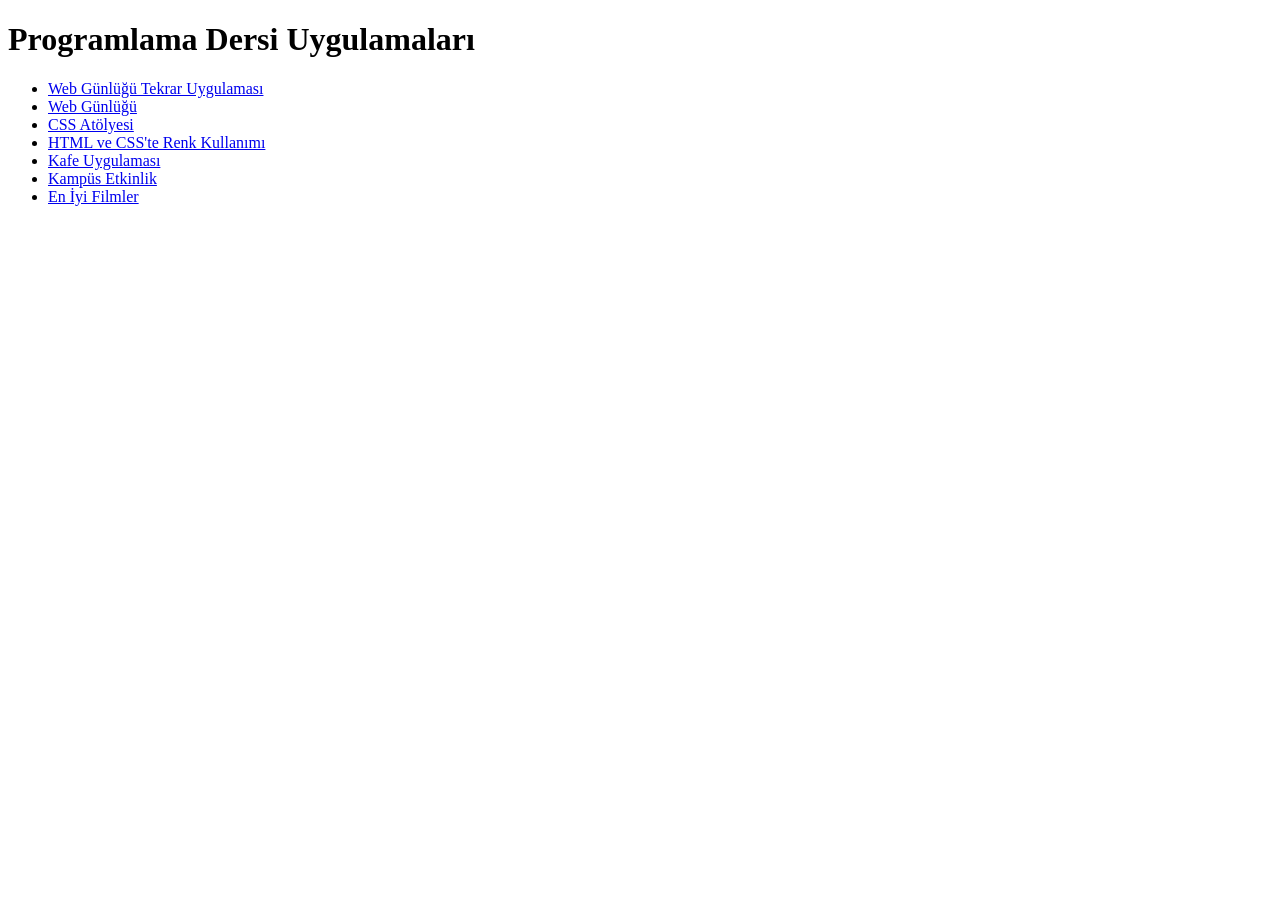
<file: Desktop/index.html>
<!DOCTYPE html>
<html lang="tr">
<head>
    <meta charset="UTF-8">
    <title>Programlama Ödevleri</title>
</head>
<body>
    <h1>Programlama Dersi Uygulamaları</h1>

    <ul>
        <li><a href="blog_tekrar_uygulamasi/blog_tekrar_uygulamasi.html">Web Günlüğü Tekrar Uygulaması</a></li>

        <li><a href="blog_uygulama/blog_uygulama.html">Web Günlüğü</a></li>

        <li><a href="css_atolyesi/uygulama.html">CSS Atölyesi</a></li>

        <li><a href="html_ve_csste_renk_kullanimi/html_css_colors_ders_notu.html">HTML ve CSS'te Renk Kullanımı</a></li>

        <li><a href="kafe_uygulamasi/kafe_uygulamas%C4%B1.html">Kafe Uygulaması</a></li>

        <li><a href="kampus_etkinlik/index.html">Kampüs Etkinlik</a></li>

        <li><a href="movie-app/uygulama/index.html">En İyi Filmler</a></li>
    </ul>

</body>
</html>
</file>
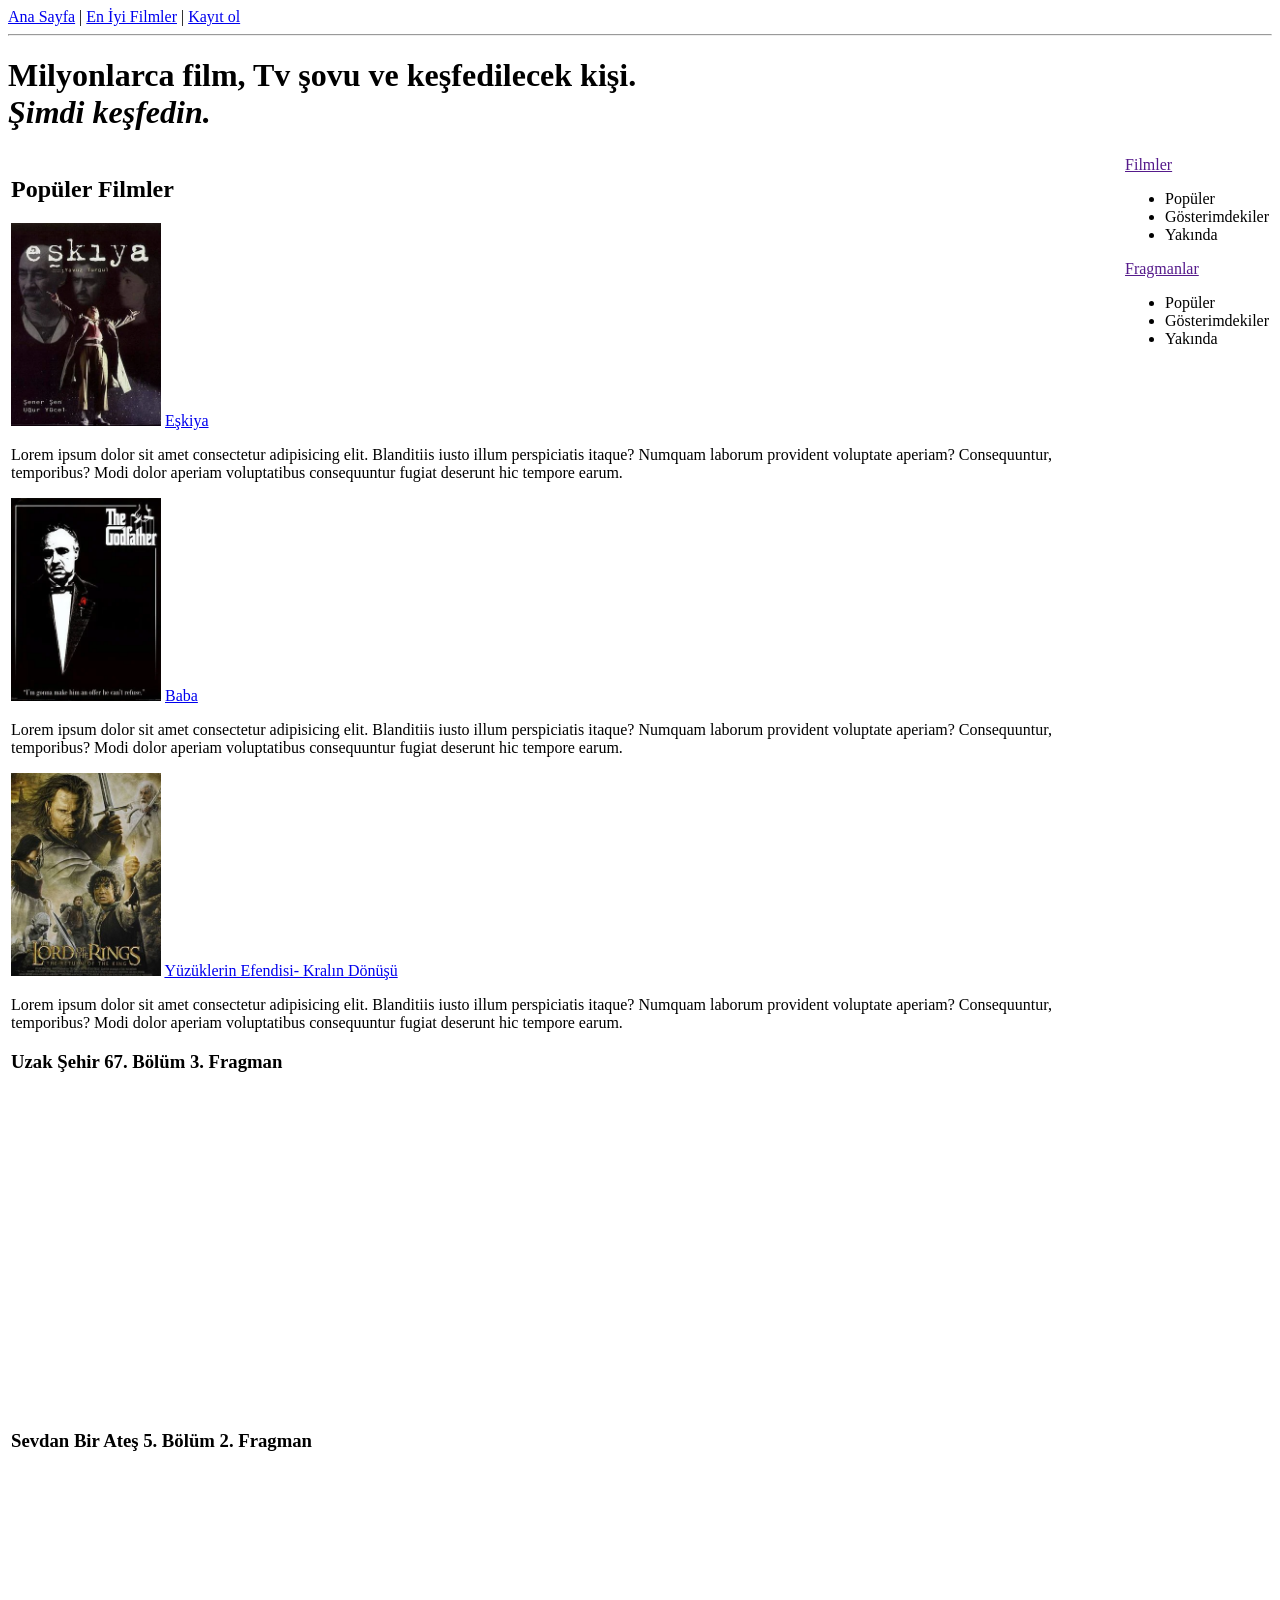
<file: Desktop/movie-app/uygulama/index.html>
<!DOCTYPE html>
<html lang="en">
<head>
    <meta charset="UTF-8">
    <meta name="viewport" content="width=device-width, initial-scale=1.0">
    <title>Ölmeden Önce Mutlaka İzlenmesi Gereken Filmler</title>
</head>
<body>
    <header>
        <nav>
            <a href="index.html
            ">Ana Sayfa</a> |
            <a href="en-iyi-filmler.html">En İyi Filmler</a> |
            <a href="kayit-ol.html">Kayıt ol</a>
        </nav>
        <hr>
        <h1>Milyonlarca film, Tv şovu ve keşfedilecek kişi. 
            <br><i>Şimdi keşfedin.</i></h1>

            <table>
                <tr>
                    <td>
                        <main>
                <div id="filmler">

                
                    <h2>Popüler Filmler</h2>

                     <img src="images/eskiya.jpg" alt="" width="150px">
                     <a href="eskiya.html">Eşkiya</a>
                    <p>Lorem ipsum dolor sit amet consectetur adipisicing elit. Blanditiis iusto illum perspiciatis itaque? Numquam laborum provident voluptate aperiam? Consequuntur, temporibus? Modi dolor aperiam voluptatibus consequuntur fugiat deserunt hic tempore earum.</p>

                    <img src="images/baba.jpg" alt="" width="150px">
                    <a href="baba.html">Baba</a>
                    <p>Lorem ipsum dolor sit amet consectetur adipisicing elit. Blanditiis iusto illum perspiciatis itaque? Numquam laborum provident voluptate aperiam? Consequuntur, temporibus? Modi dolor aperiam voluptatibus consequuntur fugiat deserunt hic tempore earum.</p>
                
                    <img src="images/yuzuklerin-efendisi.jpg" alt="" width="150px">
                    <a href="yuzuklerin-efendisi.html">Yüzüklerin Efendisi- Kralın Dönüşü</a>
                    <p>Lorem ipsum dolor sit amet consectetur adipisicing elit. Blanditiis iusto illum perspiciatis itaque? Numquam laborum provident voluptate aperiam? Consequuntur, temporibus? Modi dolor aperiam voluptatibus consequuntur fugiat deserunt hic tempore earum.</p>
                </div>

                <div id="fragmanlar">
                    <div>
                        <h3>Uzak Şehir 67. Bölüm 3. Fragman</h3>
                        <iframe width="560" height="315" src="https://www.youtube.com/embed/aJc7I-MQIAg?si=do1xJb5UV5s3Smga" title="YouTube video player" frameborder="0" allow="accelerometer; autoplay; clipboard-write; encrypted-media; gyroscope; picture-in-picture; web-share" referrerpolicy="strict-origin-when-cross-origin" allowfullscreen></iframe>
                    </div>

                    <div>
                        <h3>Sevdan Bir Ateş 5. Bölüm 2. Fragman</h3>
                        <iframe width="560" height="315" src="https://www.youtube.com/embed/ryFNOPVc10k?si=F19bjeH7buxkvkY7" title="YouTube video player" frameborder="0" allow="accelerometer; autoplay; clipboard-write; encrypted-media; gyroscope; picture-in-picture; web-share" referrerpolicy="strict-origin-when-cross-origin" allowfullscreen></iframe>
                    </div>
                </div>
                        </main>
                    </td>
                    <td></td>
                    <td style="vertical-align: top;">
                        <aside>
                            <nav>
                                <a href="">Filmler</a>
                                <ul>
                                    <li>Popüler</li>
                                    <li>Gösterimdekiler</li>
                                    <li>Yakında</li>
                                </ul>

                                <a href="">Fragmanlar</a>
                                <ul>
                                    <li>Popüler</li>
                                    <li>Gösterimdekiler</li>
                                    <li>Yakında</li>
                                </ul>
                            </nav>
                        </aside>
                    </td>
                </tr>
            </table>

            
                

            
    </header>
</body>
</html>
</file>
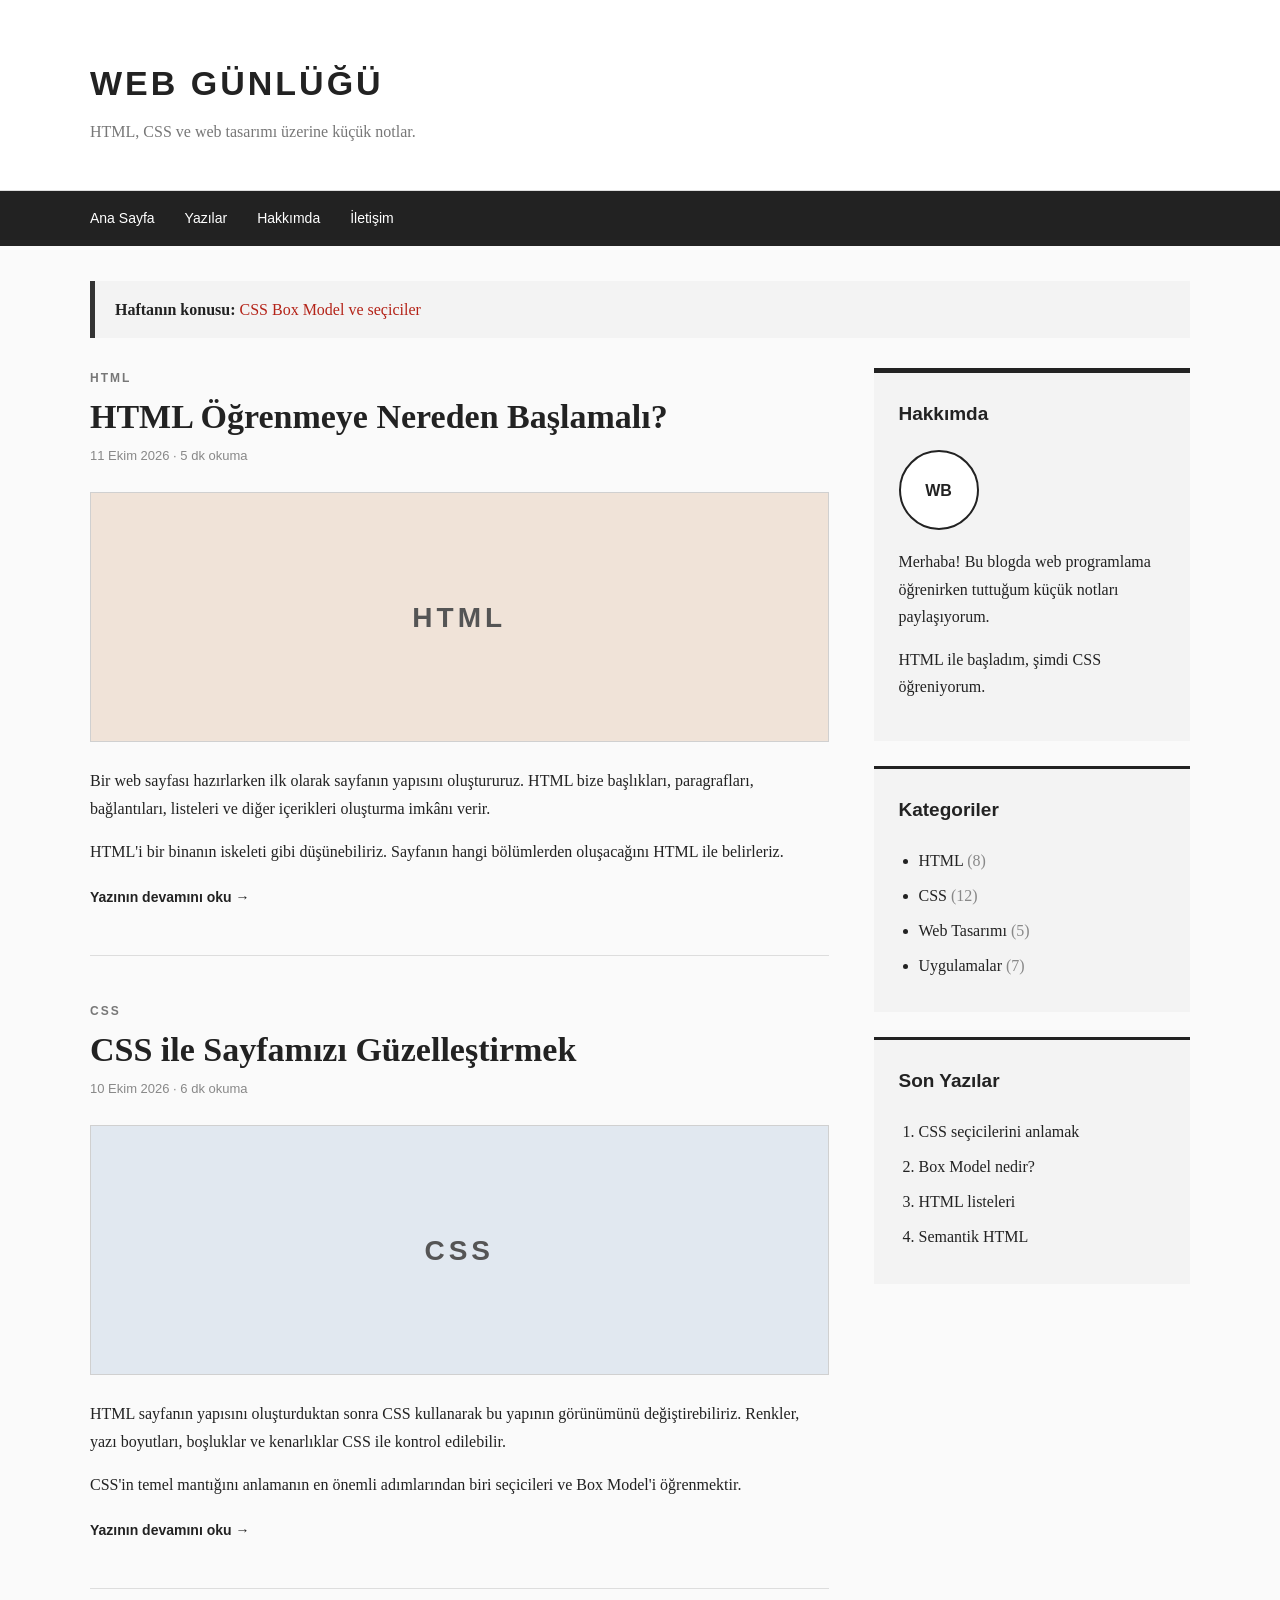
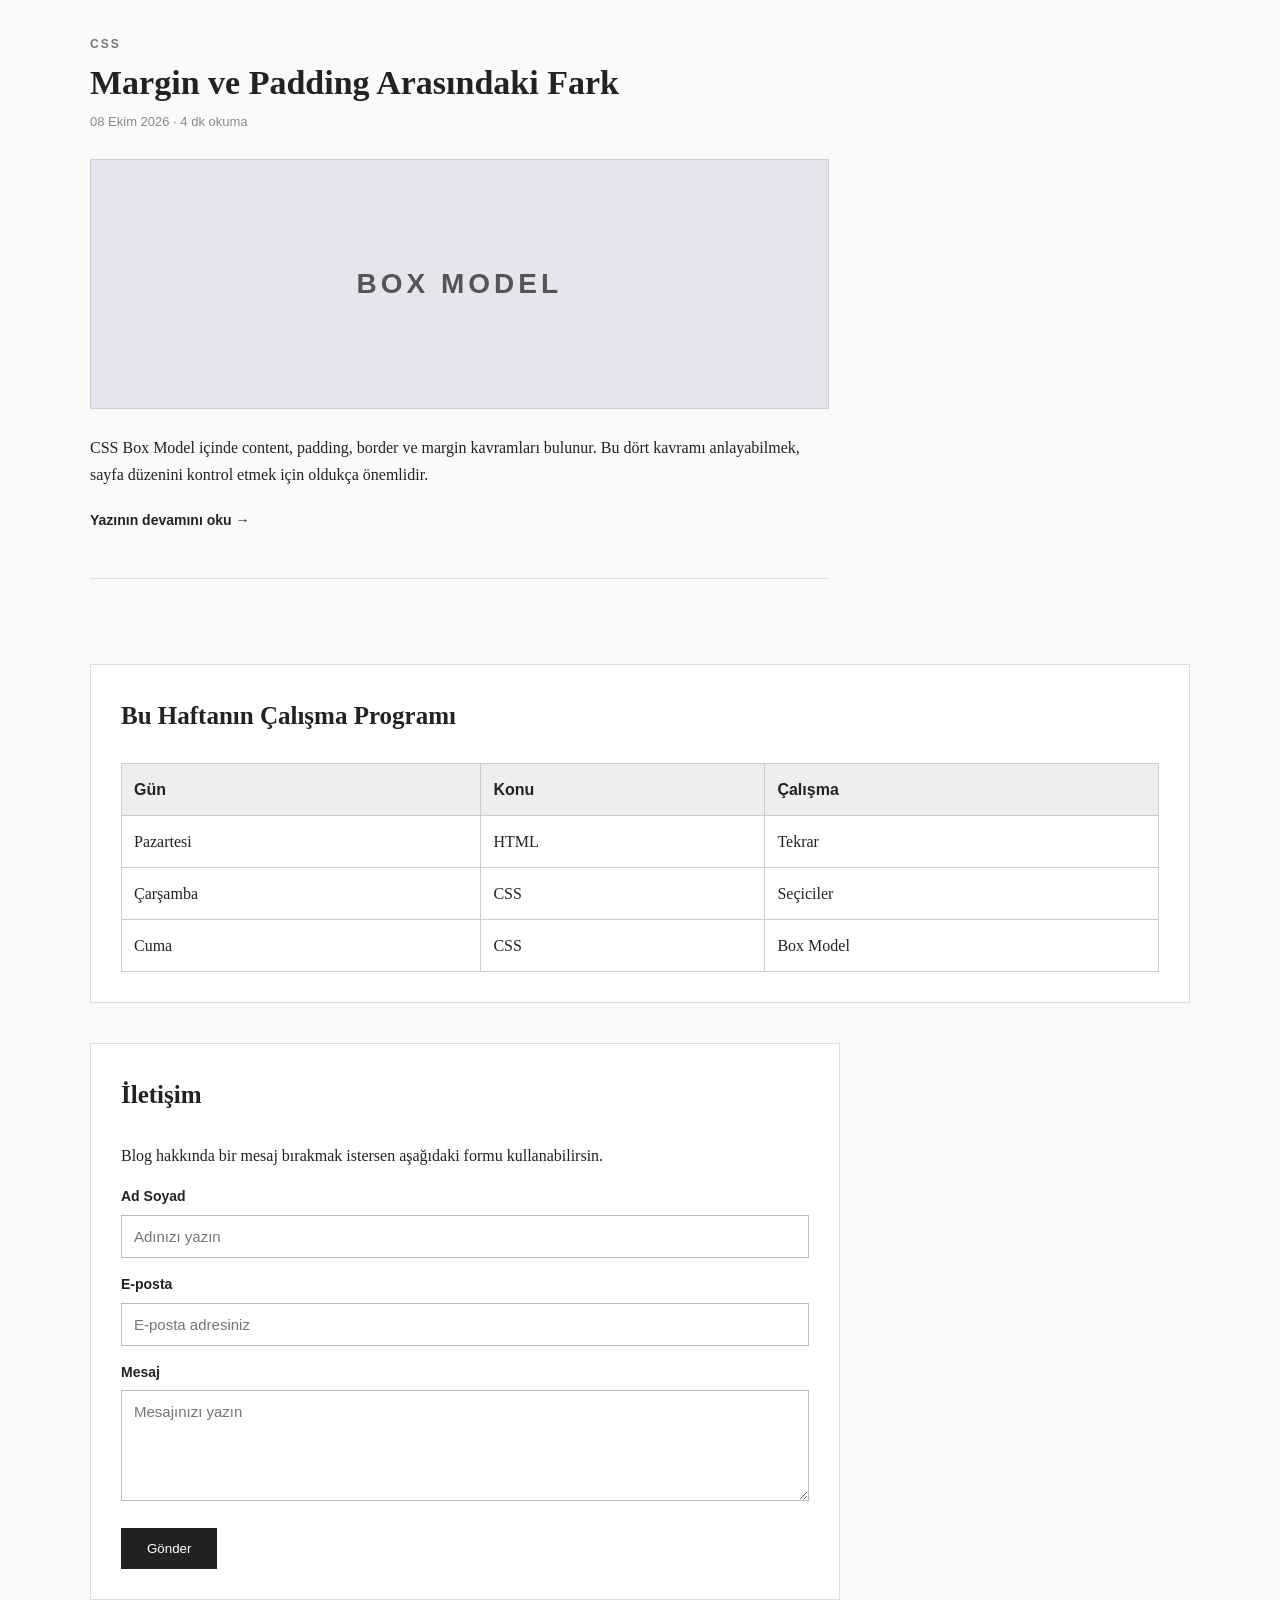
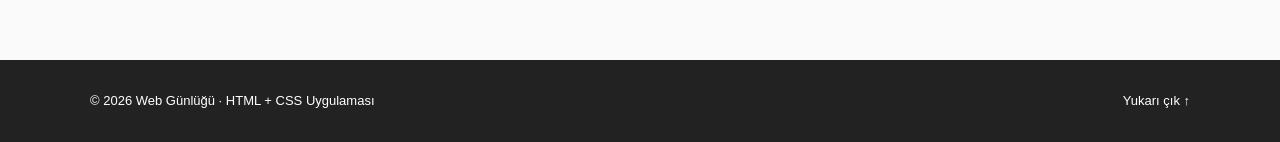
<file: Desktop/blog_tekrar_uygulamasi/blog_tekrar_uygulamasi.html>
<!doctype html>
<html lang="tr">
  <head>
    <meta charset="UTF-8" />
    <meta name="viewport" content="width=device-width, initial-scale=1.0" />

    <title>Web Günlüğü | HTML & CSS</title>

    <!-- EXTERNAL CSS -->
    <link rel="stylesheet" href="blog_style.css" />

    <!-- INTERNAL CSS: Tek bir özel elemana örnek -->
    <style>
      .announcement {
        border-left: 5px solid #333;
        padding: 15px 20px;
        margin-bottom: 30px;
        background-color: #f3f3f3;
      }
    </style>
  </head>

  <body>
    <!-- HEADER -->
    <header class="site-header">
      <div class="container">
        <p class="site-title">WEB GÜNLÜĞÜ</p>
        <p class="site-description">
          HTML, CSS ve web tasarımı üzerine küçük notlar.
        </p>
      </div>
    </header>

    <!-- NAVIGATION -->
    <nav class="main-nav">
      <div class="container nav-content">
        <a href="#anasayfa">Ana Sayfa</a>
        <a href="#yazilar">Yazılar</a>
        <a href="#hakkimda">Hakkımda</a>
        <a href="#iletisim">İletişim</a>
      </div>
    </nav>

    <main id="anasayfa" class="container">
      <!-- INLINE CSS ÖRNEĞİ -->
      <div class="announcement">
        <strong>Haftanın konusu:</strong>
        <span style="color: #b42318"> CSS Box Model ve seçiciler </span>
      </div>

      <div class="layout">
        <!-- ANA İÇERİK -->
        <section id="yazilar" class="posts">
          <article class="post">
            <p class="post-category">HTML</p>

            <h1>HTML Öğrenmeye Nereden Başlamalı?</h1>

            <p class="post-meta">11 Ekim 2026 · 5 dk okuma</p>

            <div class="fake-image image-html">HTML</div>

            <p>
              Bir web sayfası hazırlarken ilk olarak sayfanın yapısını
              oluştururuz. HTML bize başlıkları, paragrafları, bağlantıları,
              listeleri ve diğer içerikleri oluşturma imkânı verir.
            </p>

            <p>
              HTML'i bir binanın iskeleti gibi düşünebiliriz. Sayfanın hangi
              bölümlerden oluşacağını HTML ile belirleriz.
            </p>

            <a class="read-more" href="#html-yazisi">
              Yazının devamını oku →
            </a>
          </article>

          <article class="post">
            <p class="post-category">CSS</p>

            <h2>CSS ile Sayfamızı Güzelleştirmek</h2>

            <p class="post-meta">10 Ekim 2026 · 6 dk okuma</p>

            <div class="fake-image image-css">CSS</div>

            <p>
              HTML sayfanın yapısını oluşturduktan sonra CSS kullanarak bu
              yapının görünümünü değiştirebiliriz. Renkler, yazı boyutları,
              boşluklar ve kenarlıklar CSS ile kontrol edilebilir.
            </p>

            <p>
              CSS'in temel mantığını anlamanın en önemli adımlarından biri
              seçicileri ve Box Model'i öğrenmektir.
            </p>

            <a class="read-more" href="#css-yazisi"> Yazının devamını oku → </a>
          </article>

          <article class="post">
            <p class="post-category">CSS</p>

            <h2>Margin ve Padding Arasındaki Fark</h2>

            <p class="post-meta">08 Ekim 2026 · 4 dk okuma</p>

            <div class="fake-image image-box">BOX MODEL</div>

            <p>
              CSS Box Model içinde content, padding, border ve margin kavramları
              bulunur. Bu dört kavramı anlayabilmek, sayfa düzenini kontrol
              etmek için oldukça önemlidir.
            </p>

            <a class="read-more" href="#box-model"> Yazının devamını oku → </a>
          </article>
        </section>

        <!-- SIDEBAR -->
        <aside class="sidebar">
          <section id="hakkimda" class="sidebar-box">
            <h2>Hakkımda</h2>

            <div class="profile-circle">WB</div>

            <p>
              Merhaba! Bu blogda web programlama öğrenirken tuttuğum küçük
              notları paylaşıyorum.
            </p>

            <p>HTML ile başladım, şimdi CSS öğreniyorum.</p>
          </section>

          <section class="sidebar-box">
            <h2>Kategoriler</h2>

            <ul class="category-list">
              <li>
                <a href="#">HTML <span>(8)</span></a>
              </li>
              <li>
                <a href="#">CSS <span>(12)</span></a>
              </li>
              <li>
                <a href="#">Web Tasarımı <span>(5)</span></a>
              </li>
              <li>
                <a href="#">Uygulamalar <span>(7)</span></a>
              </li>
            </ul>
          </section>

          <section class="sidebar-box">
            <h2>Son Yazılar</h2>

            <ol class="recent-posts">
              <li><a href="#">CSS seçicilerini anlamak</a></li>
              <li><a href="#">Box Model nedir?</a></li>
              <li><a href="#">HTML listeleri</a></li>
              <li><a href="#">Semantik HTML</a></li>
            </ol>
          </section>
        </aside>
      </div>

      <!-- TABLE: HTML tekrarına dahil -->
      <section class="content-box">
        <h2>Bu Haftanın Çalışma Programı</h2>

        <table>
          <thead>
            <tr>
              <th>Gün</th>
              <th>Konu</th>
              <th>Çalışma</th>
            </tr>
          </thead>

          <tbody>
            <tr>
              <td>Pazartesi</td>
              <td>HTML</td>
              <td>Tekrar</td>
            </tr>

            <tr>
              <td>Çarşamba</td>
              <td>CSS</td>
              <td>Seçiciler</td>
            </tr>

            <tr>
              <td>Cuma</td>
              <td>CSS</td>
              <td>Box Model</td>
            </tr>
          </tbody>
        </table>
      </section>

      <!-- FORM: HTML tekrarına dahil -->
      <section id="iletisim" class="content-box contact-box">
        <h2>İletişim</h2>

        <p>
          Blog hakkında bir mesaj bırakmak istersen aşağıdaki formu
          kullanabilirsin.
        </p>

        <form>
          <label for="name">Ad Soyad</label>
          <input type="text" id="name" placeholder="Adınızı yazın" />

          <label for="email">E-posta</label>
          <input type="email" id="email" placeholder="E-posta adresiniz" />

          <label for="message">Mesaj</label>
          <textarea
            id="message"
            rows="5"
            placeholder="Mesajınızı yazın"
          ></textarea>

          <button type="submit">Gönder</button>
        </form>
      </section>
    </main>

    <footer class="site-footer">
      <div class="container footer-content">
        <p>© 2026 Web Günlüğü · HTML + CSS Uygulaması</p>

        <a href="#anasayfa">Yukarı çık ↑</a>
      </div>
    </footer>
  </body>
</html>
</file>
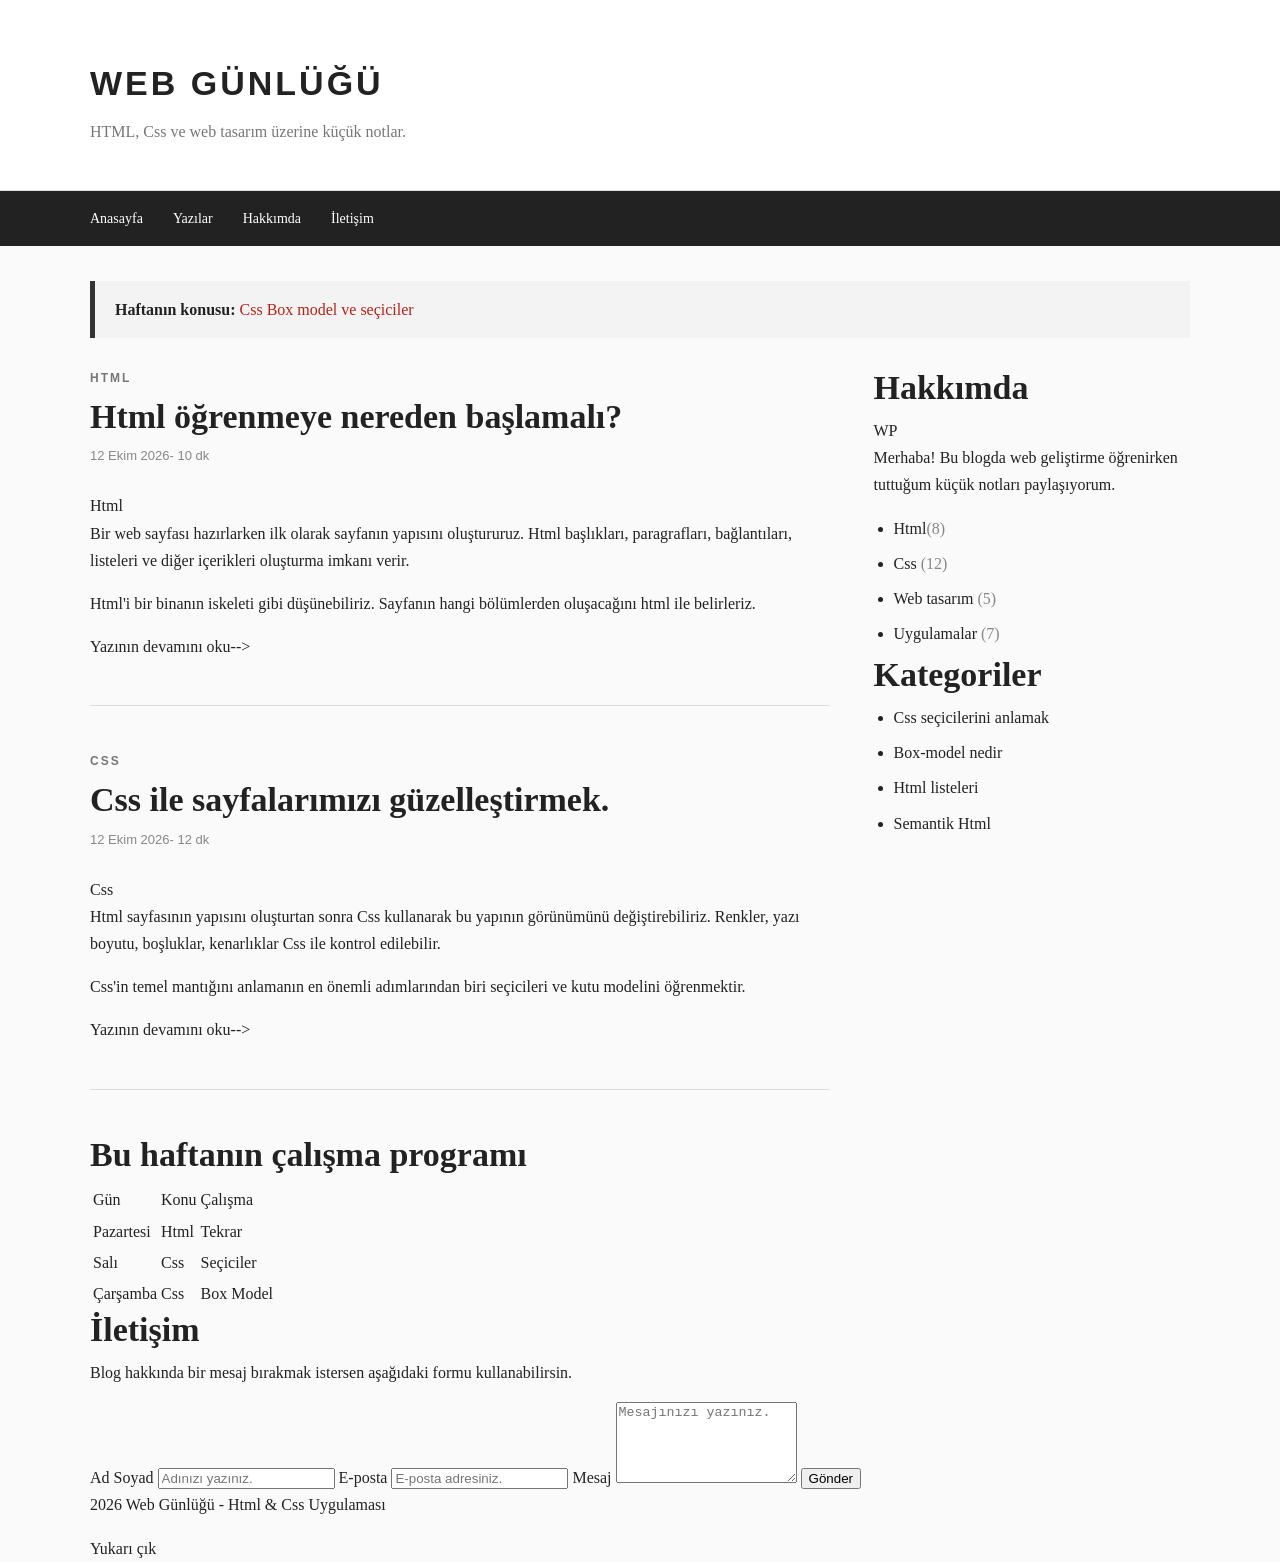
<file: Desktop/blog_uygulama/blog_uygulama.html>
<!DOCTYPE html>
<html lang="en">
<head>
    <meta charset="UTF-8">
    <meta name="viewport" content="width=device-width, initial-scale=1.0">
    <title>Web Günlüğü | HTML & CSS</title>

    <!-- external css -->
    <link rel="stylesheet" href="blog_style.css">

    <!-- internal css -->
    <style>
        .announcement {
            border-left: 5px solid #333;
            padding: 15px 20px;
            margin-bottom: 30px ;
            background-color: #f3f3f3;
        }
    </style>
</head>
<body>

<!-- HEADER -->
    <header class="site-header">
        <div class="container">
            <p class="site-title">WEB GÜNLÜĞÜ</p>
            <p class="site-description">HTML, Css ve web tasarım üzerine küçük notlar.</p>
        </div>
    </header>

<!-- Navigation -->

    <nav class="main-nav">
        <div class="container nav-content">
            <a href="#">Anasayfa</a>
            <a href="#">Yazılar</a>
            <a href="#">Hakkımda</a>
            <a href="#">İletişim</a>
        </div>
    </nav>

    <main id="anasayfa" class="container">
        <div class="announcement">
            <strong>Haftanın konusu:</strong>
            <span style="color: #b42318;">
                Css Box model ve seçiciler
            </span>
        </div>

        <div class="layout">

            <section id="yazilar" class="posts">
                <article class="post">
                    <p class="post-category">Html</p>
                    <h1>Html öğrenmeye nereden başlamalı?</h1>
                    <p class="post-meta">12 Ekim 2026- 10 dk</p>
                    <div class="image-html fake-image">
                        Html
                    </div>
                    <p>
                        Bir web sayfası hazırlarken ilk olarak sayfanın yapısını oluştururuz. Html başlıkları, paragrafları, bağlantıları, listeleri ve diğer içerikleri oluşturma imkanı verir.
                    </p>
                    <p>Html'i bir binanın iskeleti gibi düşünebiliriz. Sayfanın hangi bölümlerden oluşacağını html ile belirleriz.</p>
                    <a class="read-more" href="#">Yazının devamını oku--></a>
                </article>
                <article class="post">
                    <p class="post-category">Css</p>
                    <h2>Css ile sayfalarımızı güzelleştirmek.</h2>
                    <p class="post-meta">12 Ekim 2026- 12 dk</p>
                    <div class="image-css fake-image">
                        Css
                    </div>
                    <p>
                        Html sayfasının yapısını oluşturtan sonra Css kullanarak bu yapının görünümünü değiştirebiliriz. Renkler, yazı boyutu, boşluklar, kenarlıklar Css ile kontrol edilebilir.
                    </p>
                    <p>Css'in temel mantığını anlamanın en önemli adımlarından biri seçicileri ve kutu modelini öğrenmektir.</p>
                    <a class="read-more" href="#">Yazının devamını oku--></a>
                </article>
                
            </section>

            <aside class="sidebar">
                <section id="hakkımda" class="sidebar-box">
                    <h2>Hakkımda</h2>
                    <div class="profile-circle">WP</div>
                    <p>
                        Merhaba! Bu blogda web geliştirme öğrenirken tuttuğum küçük notları paylaşıyorum.
                    </p>

                </section>
                <section class="sidebar-box">
                    <ul class="category-list">
                        <li><a href="#">Html<span>(8)</span></a></li>
                        <li><a href="#">Css <span>(12)</span></a></li>
                        <li><a href="#">Web tasarım <span>(5)</span></a></li>
                        <li><a href="#">Uygulamalar <span>(7)</span></a></li>
                    </ul>

                </section>
                <section class="sidebar-box">
                    <h2>Kategoriler</h2>
                    <ul class="category-list">
                        <li><a href="#">Css seçicilerini anlamak</a></li>
                        <li><a href="#">Box-model nedir</a></li>
                        <li><a href="#">Html listeleri</a></li>
                        <li><a href="#">Semantik Html</a></li>
                    </ul>
                </section>
            </aside>
        </div>

<!-- Tablo -->
        <section class="content-box">
            <h2>Bu haftanın çalışma programı</h2>
            
            <table>
                <thead>
                    <tr>
                        <td>Gün</td>
                        <td>Konu</td>
                        <td>Çalışma</td>
                    </tr>
                </thead>
                <tbody>
                    <tr>
                        <td>Pazartesi</td>
                        <td>Html</td>
                        <td>Tekrar</td>
                    </tr>
                    <tr>
                        <td>Salı</td>
                        <td>Css</td>
                        <td>Seçiciler</td>
                    </tr>
                    <tr>
                        <td>Çarşamba</td>
                        <td>Css</td>
                        <td>Box Model</td>
                    </tr>
                </tbody>
            </table>
        </section> 
<!-- Form -->

        <section id="iletisim" class="content-box contact-box">
            <h2>İletişim</h2>
            <p>
                Blog hakkında bir mesaj bırakmak istersen aşağıdaki formu kullanabilirsin.
            </p>

            <form action="register.php">

                <label for="name">Ad Soyad</label>
                <input type="text" id="name" placeholder="Adınızı yazınız.">

                <label for="email">E-posta</label>
                <input type="email" id="email" placeholder="E-posta adresiniz.">

                <label for="message">Mesaj</label>
                <textarea type="text" id="message" rows="5" placeholder="Mesajınızı yazınız."></textarea>

                <button type="submit">Gönder</button>

            </form>
        </section>

    </main>

    <footer class="site-footer">
        <div class="container footer-content"> 
            <p>
                2026 Web Günlüğü - Html & Css Uygulaması
            </p>

            <a href="blog_uygulama.html">Yukarı çık</a>
        </div>

    </footer>
</body>
</html>
</file>
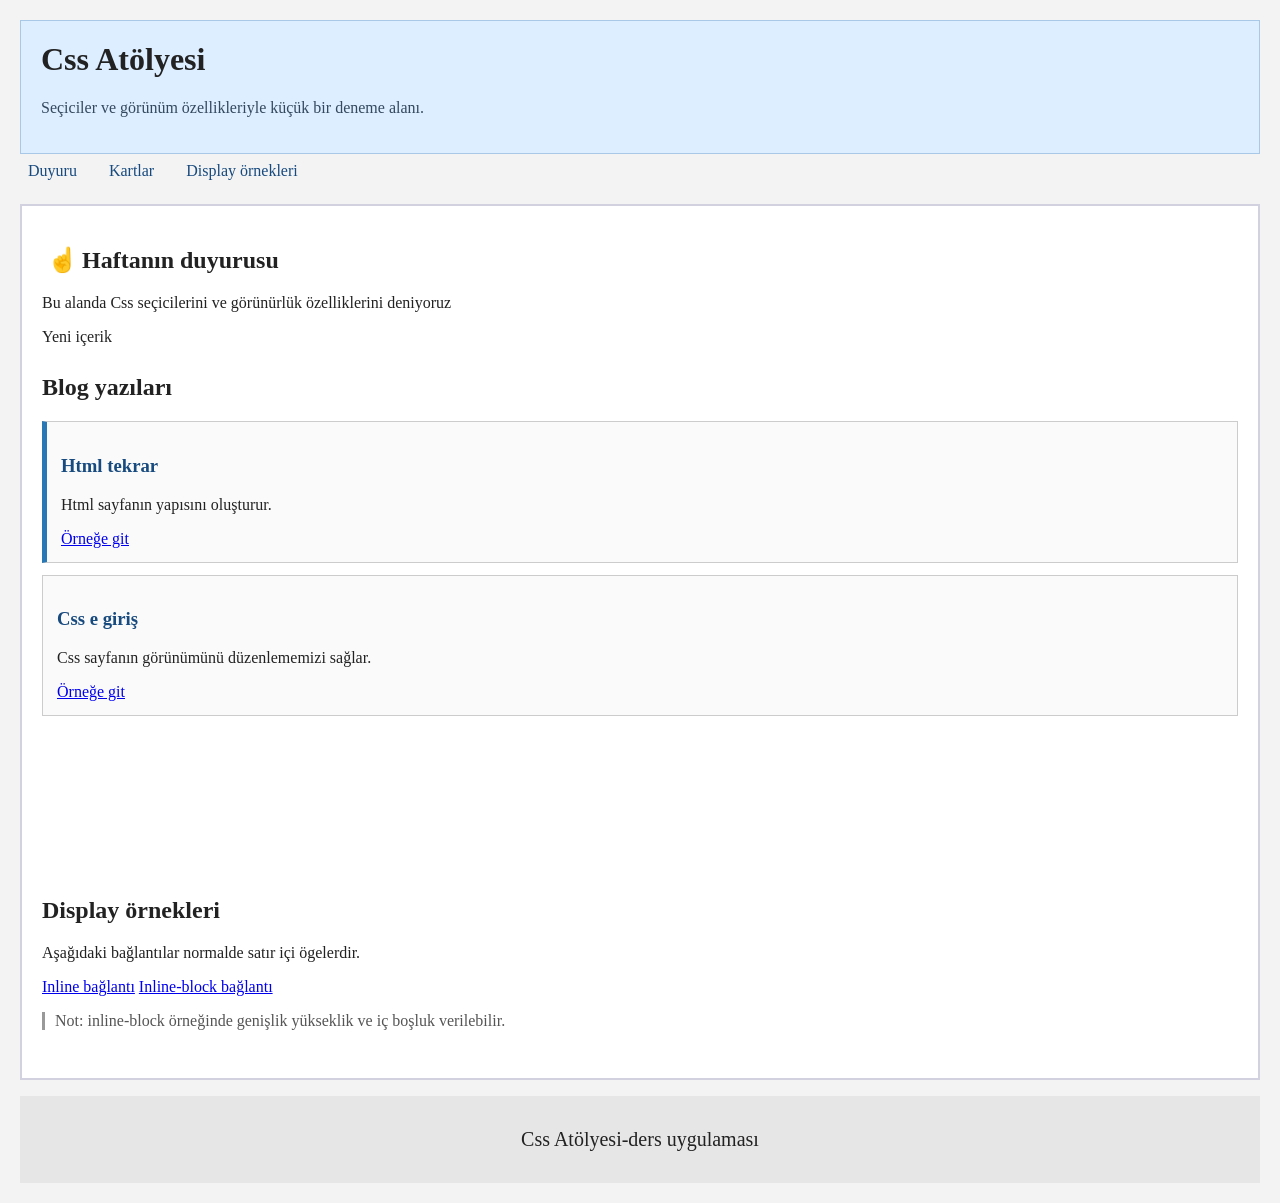
<file: Desktop/css_atolyesi/uygulama.html>
<!DOCTYPE html>
<html lang="en">
<head>
    <meta charset="UTF-8">
    <meta name="viewport" content="width=device-width, initial-scale=1.0">
    <title>Document</title>
    <link rel="stylesheet" href="uygulama_style.css">
</head>
<body>
    <header>
        <h1>Css Atölyesi</h1>
        <p>Seçiciler ve görünüm özellikleriyle küçük bir deneme alanı.</p>
    </header>

    <nav>
        <a href="#">Duyuru</a>
        <a href="#">Kartlar</a>
        <a href="#">Display örnekleri</a>
    </nav>

    <main>
        <section id="duyuru" class="duyuru">
            <h2>Haftanın duyurusu</h2>
            <p>Bu alanda Css seçicilerini ve görünürlük özelliklerini deniyoruz</p>
            <p class="etiket">Yeni içerik</p>
        </section>

        <section id="kartlar">
            <h2>Blog yazıları</h2>

            <article class="kart">
                <h3>Html tekrar</h3>
                <p>Html sayfanın yapısını oluşturur.</p>
                <a href="#">Örneğe git</a>
            </article>
            <article class="kart">
                <h3>Css e giriş</h3>
                <p>Css sayfanın görünümünü düzenlememizi sağlar.</p>
                <a href="#">Örneğe git</a>
            </article>
            <article class="kart gizli-ornek">
                <h3>display:none</h3>
                <p>Bu kart sayfada yer kaplamaz</p>
                <a href="#">Örneğe git</a>
            </article>
            <article class="kart gorunmez-ornek">
                <h3>visibility:hidden</h3>
                <p>Bu kart görünmez fakat kapladığı alan korunur.</p>
                <a href="#">Örneğe git</a>
            </article>
        </section>

        <section id="ornekler">
            <h2>Display örnekleri</h2>
            <p>Aşağıdaki bağlantılar normalde satır içi ögelerdir.</p>
            <a class="ornek-inline" href="#">Inline bağlantı</a>
            <a class="ornek-inline-block" href="#">Inline-block bağlantı</a>

            <p class="not">
                Not: inline-block örneğinde genişlik yükseklik ve iç boşluk verilebilir.
            </p>
        </section>
    </main>

    <footer>
        <p>Css Atölyesi-ders uygulaması</p>
    </footer>
</body>
</html>
</file>
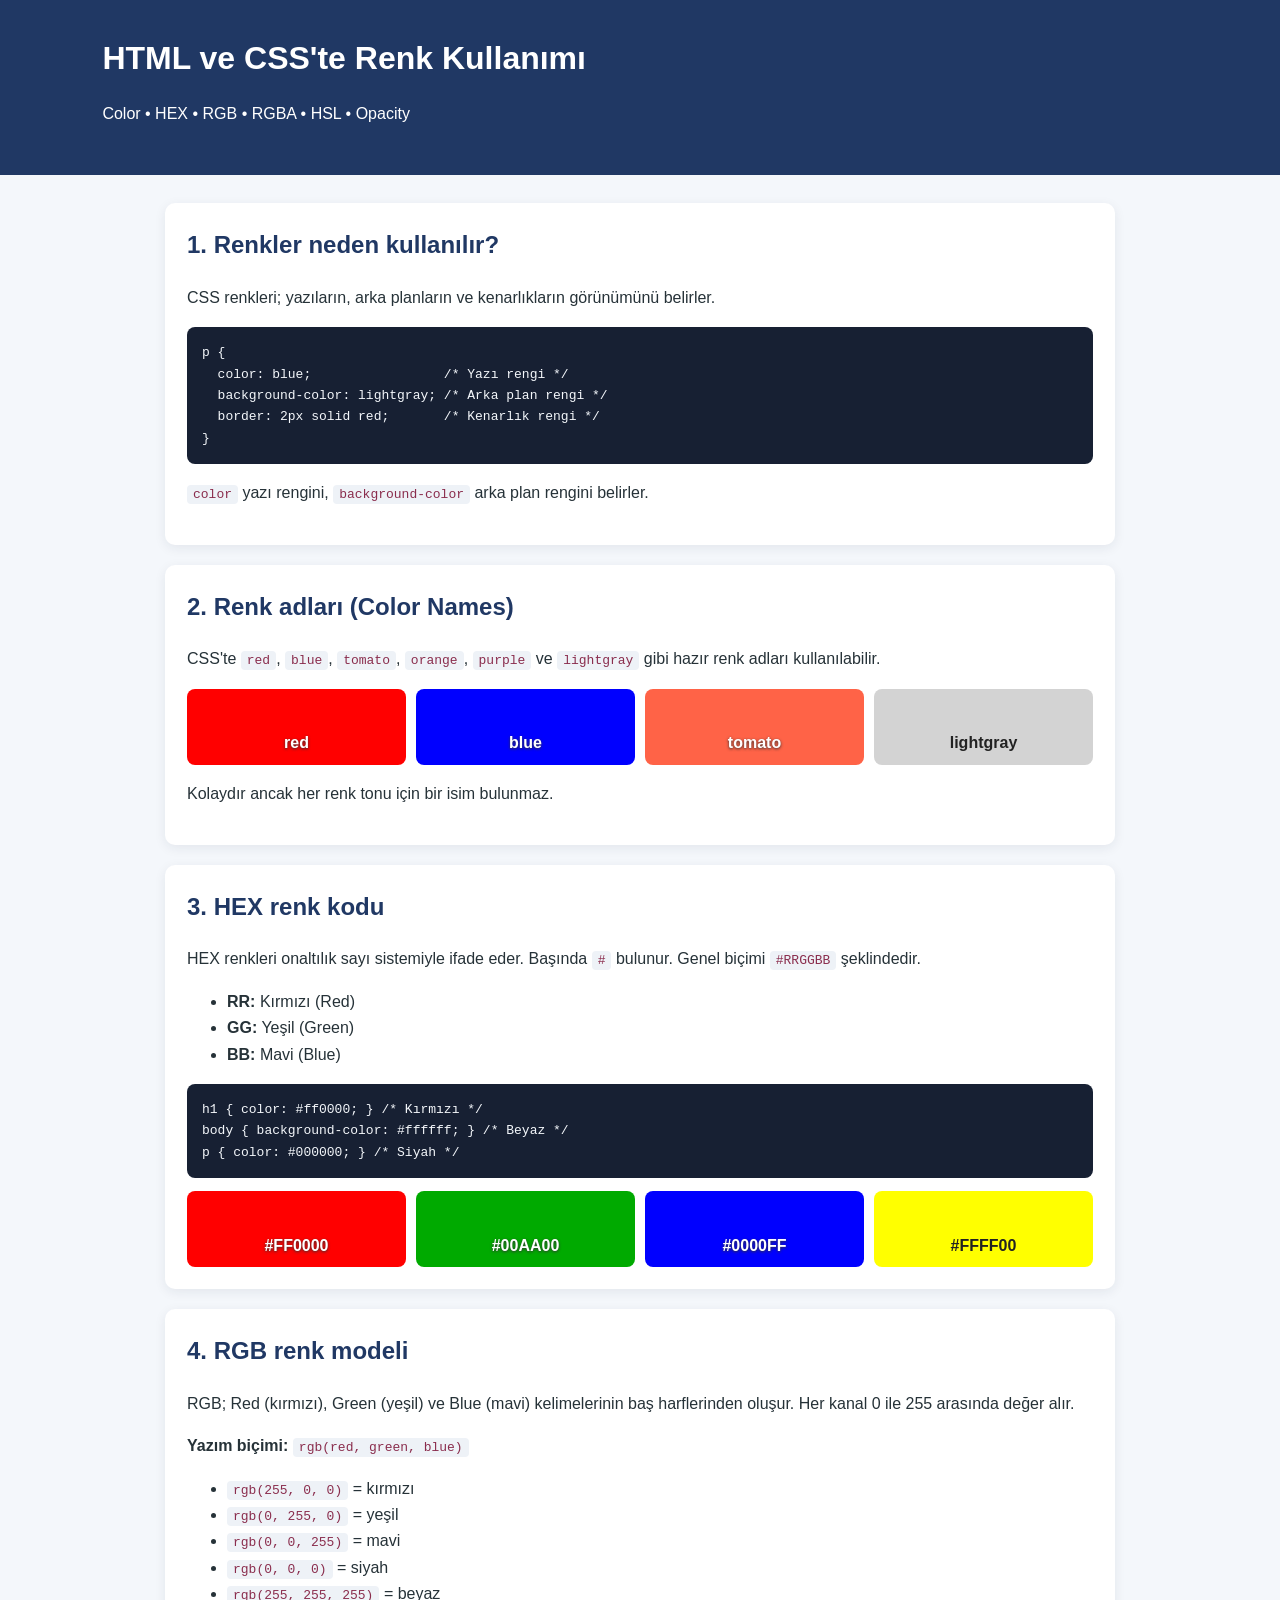
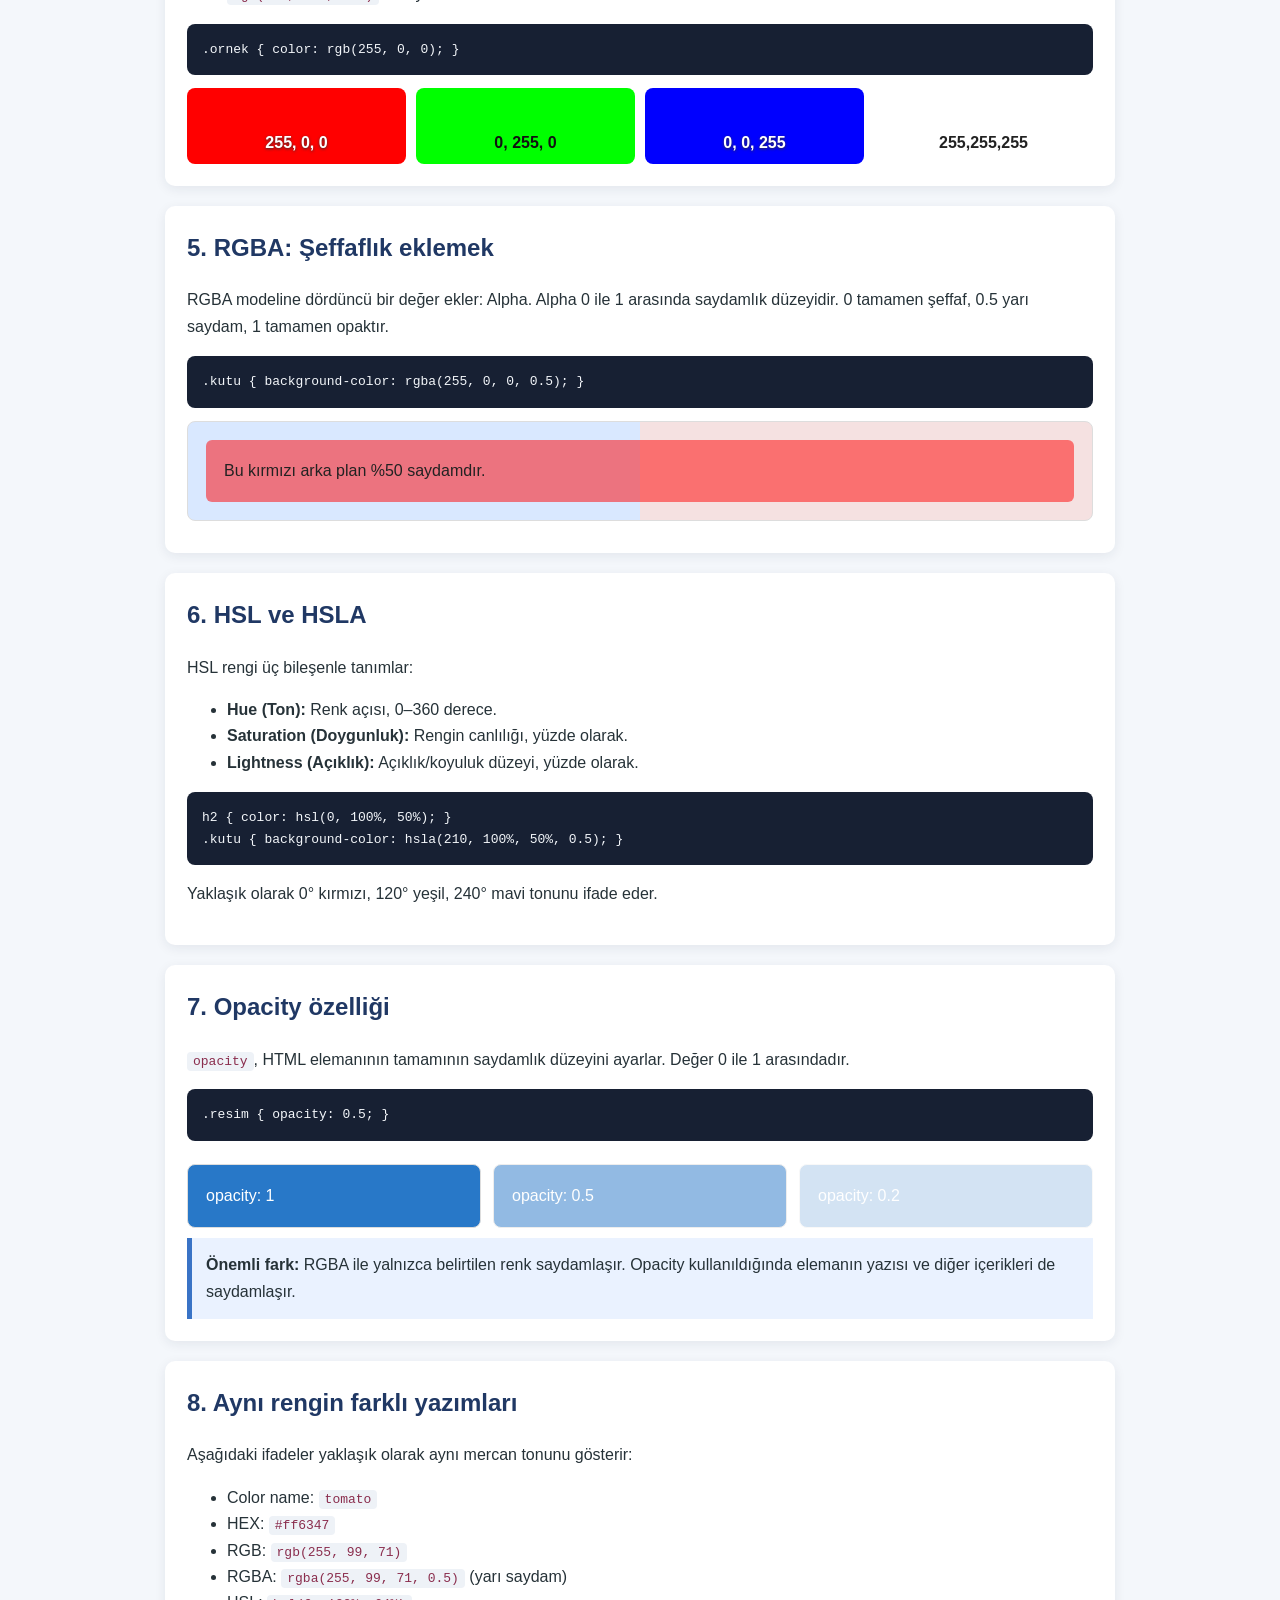
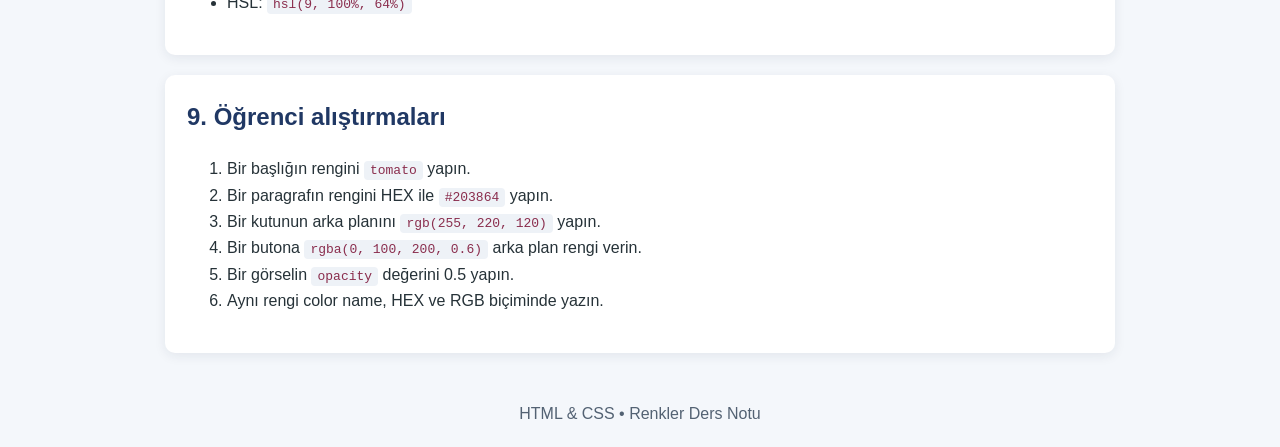
<file: Desktop/html_ve_csste_renk_kullanimi/html_css_colors_ders_notu.html>
<!doctype html>
<html lang="tr">
  <head>
    <meta charset="UTF-8" />
    <meta name="viewport" content="width=device-width, initial-scale=1.0" />
    <title>HTML ve CSS'te Renk Kullanımı</title>
    <style>
      * {
        box-sizing: border-box;
      }
      body {
        margin: 0;
        font-family: Arial, sans-serif;
        line-height: 1.65;
        color: #263238;
        background: #f4f7fb;
      }
      header {
        background: #203864;
        color: white;
        padding: 32px 8%;
      }
      header h1 {
        margin: 0 0 8px;
      }
      main {
        width: min(950px, 92%);
        margin: 28px auto;
      }
      section {
        background: white;
        padding: 22px;
        margin-bottom: 20px;
        border-radius: 10px;
        box-shadow: 0 3px 12px rgba(20, 40, 70, 0.08);
      }
      h2 {
        color: #203864;
        margin-top: 0;
      }
      code {
        background: #eef2f7;
        padding: 2px 6px;
        border-radius: 4px;
        color: #8a2d4d;
      }
      pre {
        background: #172033;
        color: #f4f7fb;
        padding: 15px;
        border-radius: 8px;
        overflow-x: auto;
      }
      .swatches {
        display: grid;
        grid-template-columns: repeat(4, 1fr);
        gap: 10px;
      }
      .swatch {
        min-height: 76px;
        border-radius: 8px;
        display: flex;
        align-items: end;
        justify-content: center;
        padding: 8px;
        color: white;
        font-weight: bold;
        text-shadow: 0 1px 3px #333;
      }
      .demo {
        padding: 18px;
        border-radius: 8px;
        margin: 10px 0;
        border: 1px solid #ddd;
      }
      .tip {
        background: #eaf2ff;
        border-left: 5px solid #3973c6;
        padding: 14px;
      }
      footer {
        text-align: center;
        padding: 20px;
        color: #536273;
      }
      @media (max-width: 650px) {
        .swatches {
          grid-template-columns: repeat(2, 1fr);
        }
      }
    </style>
  </head>
  <body>
    <header>
      <h1>HTML ve CSS'te Renk Kullanımı</h1>
      <p>Color • HEX • RGB • RGBA • HSL • Opacity</p>
    </header>
    <main>
      <section>
        <h2>1. Renkler neden kullanılır?</h2>
        <p>
          CSS renkleri; yazıların, arka planların ve kenarlıkların görünümünü
          belirler.
        </p>
        <pre>
p {
  color: blue;                 /* Yazı rengi */
  background-color: lightgray; /* Arka plan rengi */
  border: 2px solid red;       /* Kenarlık rengi */
}</pre
        >
        <p>
          <code>color</code> yazı rengini, <code>background-color</code> arka
          plan rengini belirler.
        </p>
      </section>

      <section>
        <h2>2. Renk adları (Color Names)</h2>
        <p>
          CSS'te <code>red</code>, <code>blue</code>, <code>tomato</code>,
          <code>orange</code>, <code>purple</code> ve
          <code>lightgray</code> gibi hazır renk adları kullanılabilir.
        </p>
        <div class="swatches">
          <div class="swatch" style="background: red">red</div>
          <div class="swatch" style="background: blue">blue</div>
          <div class="swatch" style="background: tomato">tomato</div>
          <div
            class="swatch"
            style="background: lightgray; color: #222; text-shadow: none"
          >
            lightgray
          </div>
        </div>
        <p>Kolaydır ancak her renk tonu için bir isim bulunmaz.</p>
      </section>

      <section>
        <h2>3. HEX renk kodu</h2>
        <p>
          HEX renkleri onaltılık sayı sistemiyle ifade eder. Başında
          <code>#</code> bulunur. Genel biçimi <code>#RRGGBB</code> şeklindedir.
        </p>
        <ul>
          <li><b>RR:</b> Kırmızı (Red)</li>
          <li><b>GG:</b> Yeşil (Green)</li>
          <li><b>BB:</b> Mavi (Blue)</li>
        </ul>
        <pre>
h1 { color: #ff0000; } /* Kırmızı */
body { background-color: #ffffff; } /* Beyaz */
p { color: #000000; } /* Siyah */</pre
        >
        <div class="swatches">
          <div class="swatch" style="background: #ff0000">#FF0000</div>
          <div class="swatch" style="background: #00aa00">#00AA00</div>
          <div class="swatch" style="background: #0000ff">#0000FF</div>
          <div
            class="swatch"
            style="background: #ffff00; color: #222; text-shadow: none"
          >
            #FFFF00
          </div>
        </div>
      </section>

      <section>
        <h2>4. RGB renk modeli</h2>
        <p>
          RGB; Red (kırmızı), Green (yeşil) ve Blue (mavi) kelimelerinin baş
          harflerinden oluşur. Her kanal 0 ile 255 arasında değer alır.
        </p>
        <p><b>Yazım biçimi:</b> <code>rgb(red, green, blue)</code></p>
        <ul>
          <li><code>rgb(255, 0, 0)</code> = kırmızı</li>
          <li><code>rgb(0, 255, 0)</code> = yeşil</li>
          <li><code>rgb(0, 0, 255)</code> = mavi</li>
          <li><code>rgb(0, 0, 0)</code> = siyah</li>
          <li><code>rgb(255, 255, 255)</code> = beyaz</li>
        </ul>
        <pre>.ornek { color: rgb(255, 0, 0); }</pre>
        <div class="swatches">
          <div class="swatch" style="background: rgb(255, 0, 0)">255, 0, 0</div>
          <div
            class="swatch"
            style="background: rgb(0, 255, 0); color: #111; text-shadow: none"
          >
            0, 255, 0
          </div>
          <div class="swatch" style="background: rgb(0, 0, 255)">0, 0, 255</div>
          <div
            class="swatch"
            style="
              background: rgb(255, 255, 255);
              color: #222;
              text-shadow: none;
            "
          >
            255,255,255
          </div>
        </div>
      </section>

      <section>
        <h2>5. RGBA: Şeffaflık eklemek</h2>
        <p>
          RGBA modeline dördüncü bir değer ekler: Alpha. Alpha 0 ile 1 arasında
          saydamlık düzeyidir. 0 tamamen şeffaf, 0.5 yarı saydam, 1 tamamen
          opaktır.
        </p>
        <pre>.kutu { background-color: rgba(255, 0, 0, 0.5); }</pre>
        <div
          class="demo"
          style="background: linear-gradient(90deg, #d9e8ff 50%, #f5e1e1 50%)"
        >
          <div
            style="
              background: rgba(255, 0, 0, 0.5);
              padding: 18px;
              border-radius: 6px;
              color: #222;
            "
          >
            Bu kırmızı arka plan %50 saydamdır.
          </div>
        </div>
      </section>

      <section>
        <h2>6. HSL ve HSLA</h2>
        <p>HSL rengi üç bileşenle tanımlar:</p>
        <ul>
          <li><b>Hue (Ton):</b> Renk açısı, 0–360 derece.</li>
          <li>
            <b>Saturation (Doygunluk):</b> Rengin canlılığı, yüzde olarak.
          </li>
          <li>
            <b>Lightness (Açıklık):</b> Açıklık/koyuluk düzeyi, yüzde olarak.
          </li>
        </ul>
        <pre>
h2 { color: hsl(0, 100%, 50%); }
.kutu { background-color: hsla(210, 100%, 50%, 0.5); }</pre
        >
        <p>
          Yaklaşık olarak 0° kırmızı, 120° yeşil, 240° mavi tonunu ifade eder.
        </p>
      </section>

      <section>
        <h2>7. Opacity özelliği</h2>
        <p>
          <code>opacity</code>, HTML elemanının tamamının saydamlık düzeyini
          ayarlar. Değer 0 ile 1 arasındadır.
        </p>
        <pre>.resim { opacity: 0.5; }</pre>
        <div style="display: flex; gap: 12px; flex-wrap: wrap">
          <div
            class="demo"
            style="
              background: #2878c8;
              color: white;
              flex: 1;
              min-width: 110px;
              opacity: 1;
            "
          >
            opacity: 1
          </div>
          <div
            class="demo"
            style="
              background: #2878c8;
              color: white;
              flex: 1;
              min-width: 110px;
              opacity: 0.5;
            "
          >
            opacity: 0.5
          </div>
          <div
            class="demo"
            style="
              background: #2878c8;
              color: white;
              flex: 1;
              min-width: 110px;
              opacity: 0.2;
            "
          >
            opacity: 0.2
          </div>
        </div>
        <div class="tip">
          <b>Önemli fark:</b> RGBA ile yalnızca belirtilen renk saydamlaşır.
          Opacity kullanıldığında elemanın yazısı ve diğer içerikleri de
          saydamlaşır.
        </div>
      </section>

      <section>
        <h2>8. Aynı rengin farklı yazımları</h2>
        <p>Aşağıdaki ifadeler yaklaşık olarak aynı mercan tonunu gösterir:</p>
        <ul>
          <li>Color name: <code>tomato</code></li>
          <li>HEX: <code>#ff6347</code></li>
          <li>RGB: <code>rgb(255, 99, 71)</code></li>
          <li>RGBA: <code>rgba(255, 99, 71, 0.5)</code> (yarı saydam)</li>
          <li>HSL: <code>hsl(9, 100%, 64%)</code></li>
        </ul>
      </section>

      <section>
        <h2>9. Öğrenci alıştırmaları</h2>
        <ol>
          <li>Bir başlığın rengini <code>tomato</code> yapın.</li>
          <li>Bir paragrafın rengini HEX ile <code>#203864</code> yapın.</li>
          <li>
            Bir kutunun arka planını <code>rgb(255, 220, 120)</code> yapın.
          </li>
          <li>
            Bir butona <code>rgba(0, 100, 200, 0.6)</code> arka plan rengi
            verin.
          </li>
          <li>Bir görselin <code>opacity</code> değerini 0.5 yapın.</li>
          <li>Aynı rengi color name, HEX ve RGB biçiminde yazın.</li>
        </ol>
      </section>

     
    </main>
    <footer>HTML & CSS • Renkler Ders Notu</footer>
  </body>
</html>
</file>
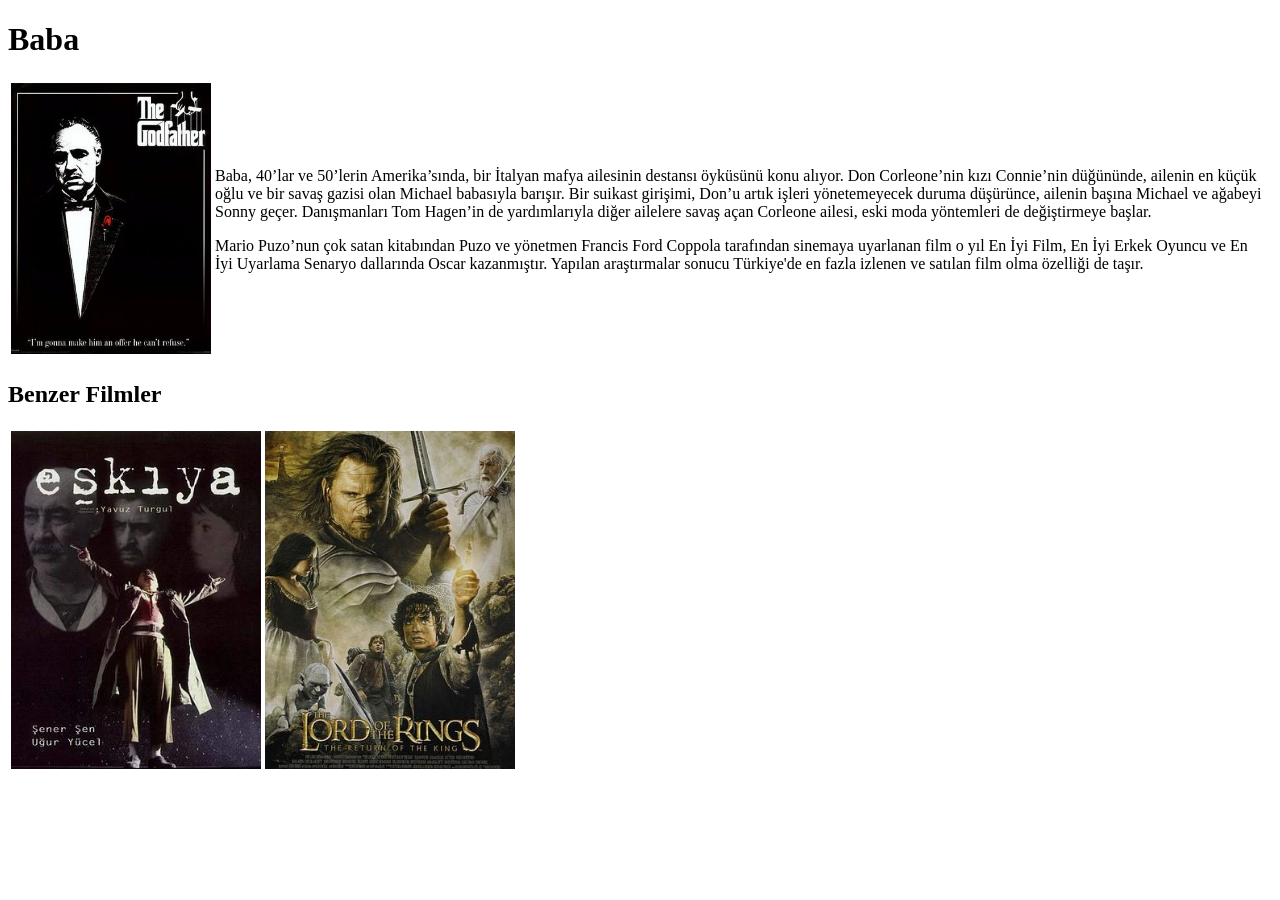
<file: Desktop/movie-app/uygulama/baba.html>
<!DOCTYPE html>
<html lang="en">
<head>
    <meta charset="UTF-8">
    <meta name="viewport" content="width=device-width, initial-scale=1.0">
    <title>Document</title>
</head>
<body>
    <h1>Baba</h1>
    
    <table>
        <tr>
            <td><img src="images/baba.jpg" alt="" width="200px"></td>
            <td>
                <p>Baba, 40’lar ve 50’lerin Amerika’sında, bir İtalyan mafya ailesinin destansı öyküsünü konu alıyor. Don Corleone’nin kızı Connie’nin düğününde, ailenin en küçük oğlu ve bir savaş gazisi olan Michael babasıyla barışır. Bir suikast girişimi, Don’u artık işleri yönetemeyecek duruma düşürünce, ailenin başına Michael ve ağabeyi Sonny geçer. Danışmanları Tom Hagen’in de yardımlarıyla diğer ailelere savaş açan Corleone ailesi, eski moda yöntemleri de değiştirmeye başlar.</p>

                 <p>Mario Puzo’nun çok satan kitabından Puzo ve yönetmen Francis Ford Coppola tarafından sinemaya uyarlanan film o yıl En İyi Film, En İyi Erkek Oyuncu ve En İyi Uyarlama Senaryo dallarında Oscar kazanmıştır. Yapılan araştırmalar sonucu Türkiye'de en fazla izlenen ve satılan film olma özelliği de taşır.</p>
            </td>
        </tr>
    </table>

    <h2>Benzer Filmler</h2>
    <table>
        <tr>
            <td><img src="images/eskiya.jpg" alt="" width="250px"></td>
            <td><img src="images/yuzuklerin-efendisi.jpg" alt="" width="250px"></td>
        </tr>
    </table>
    
</body>
</html>
</file>
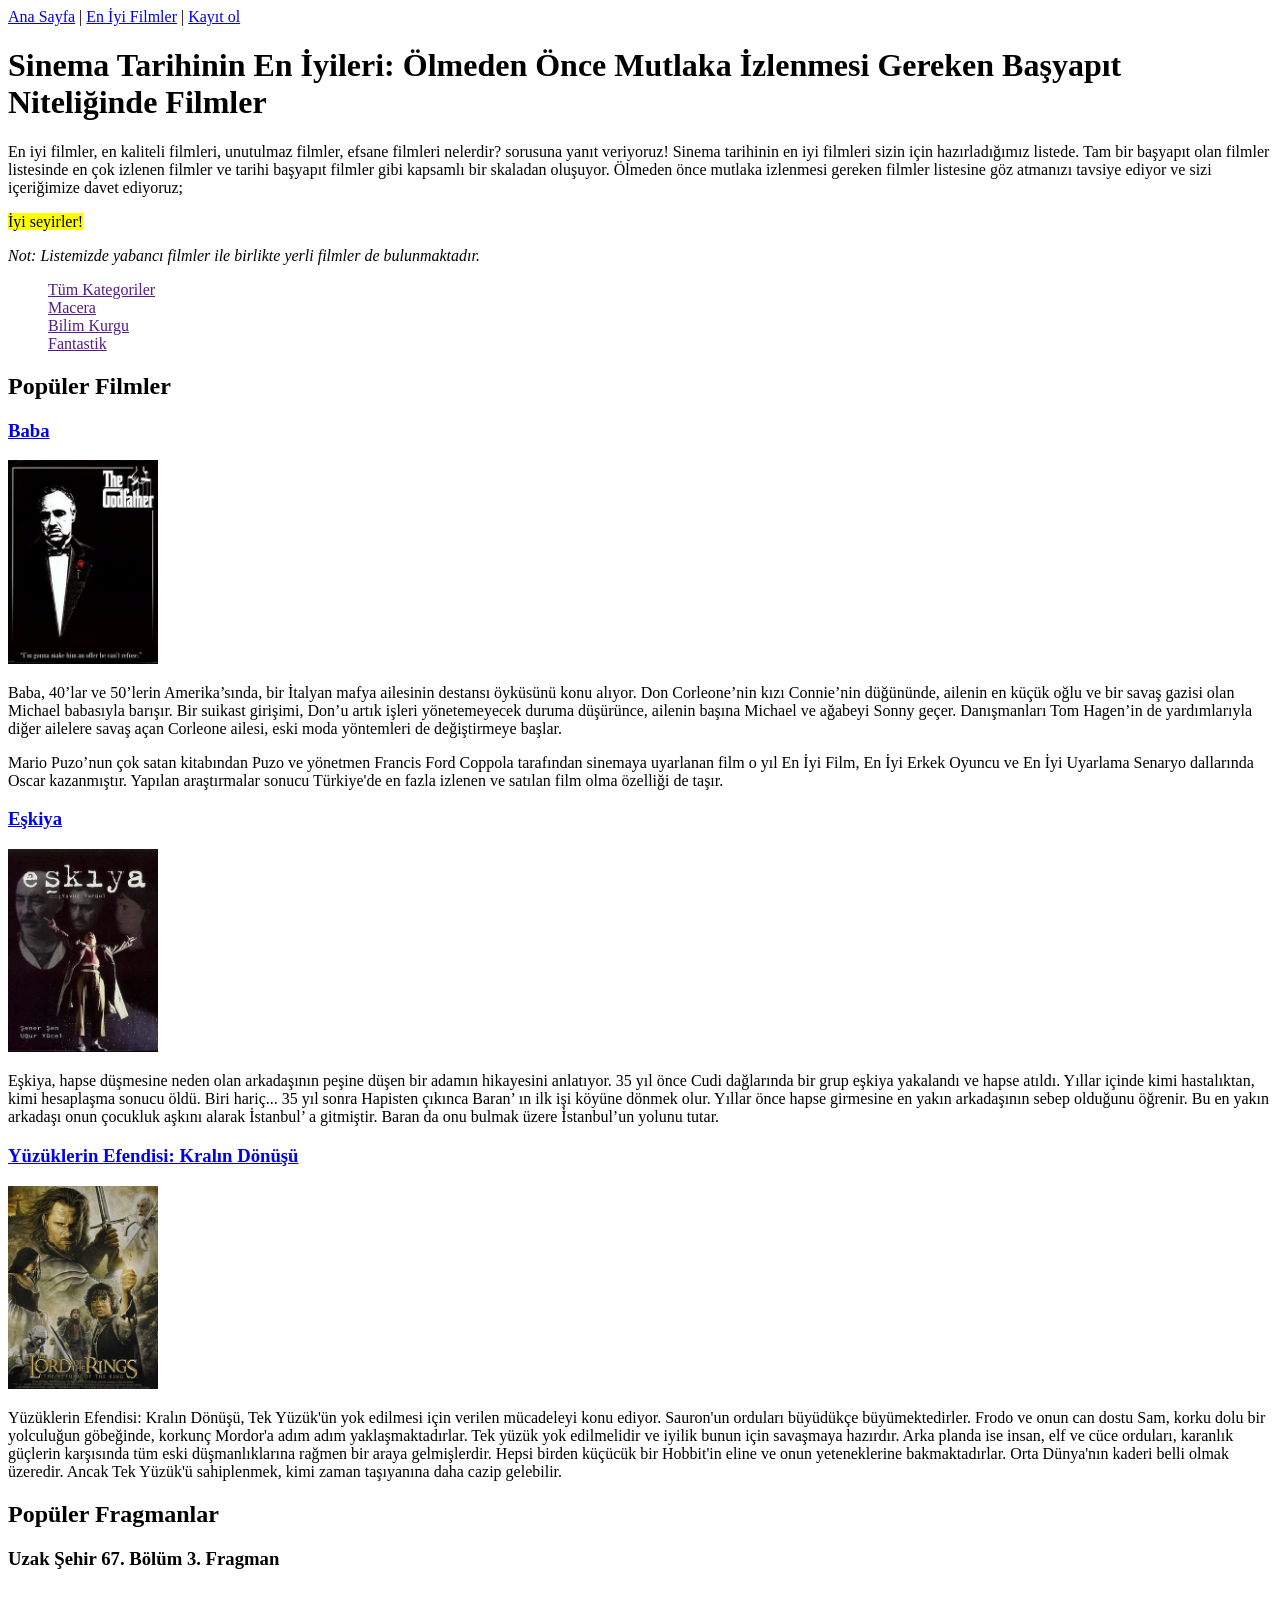
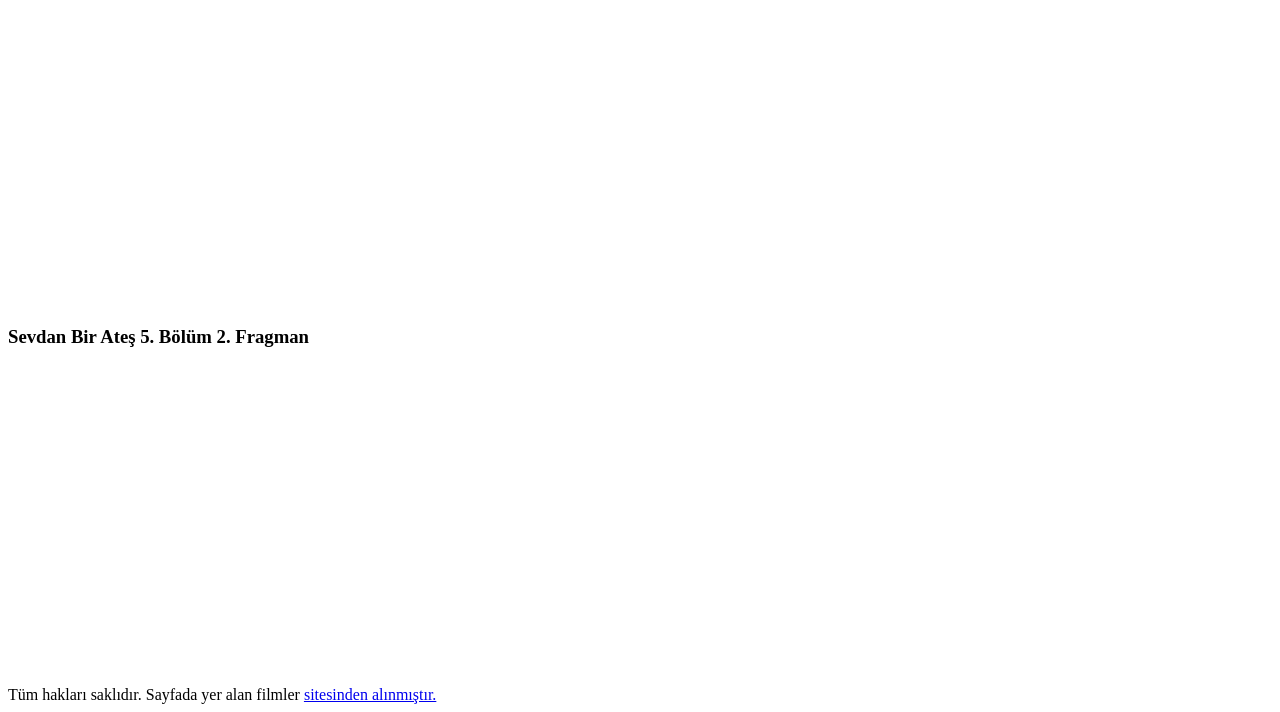
<file: Desktop/movie-app/uygulama/en-iyi-filmler.html>
<!DOCTYPE html>
<html lang="en">
<head>
    <meta charset="UTF-8">
    <meta name="viewport" content="width=device-width, initial-scale=1.0">
    <title>En İyi Filmler</title>
</head>
<body>
    <header>
        <nav>
            <a href="index.html
            ">Ana Sayfa</a> |
            <a href="en-iyi-filmler.html">En İyi Filmler</a> |
            <a href="kayit-ol.html">Kayıt ol</a>
        </nav>
        <h1>Sinema Tarihinin En İyileri: Ölmeden Önce Mutlaka İzlenmesi Gereken Başyapıt Niteliğinde Filmler</h1>
        <p>En iyi filmler, en kaliteli filmleri, unutulmaz filmler, efsane filmleri nelerdir? sorusuna yanıt veriyoruz! Sinema tarihinin en iyi filmleri sizin için hazırladığımız listede. Tam bir başyapıt olan filmler listesinde en çok izlenen filmler ve tarihi başyapıt filmler gibi kapsamlı bir skaladan oluşuyor. Ölmeden önce mutlaka izlenmesi gereken filmler listesine göz atmanızı tavsiye ediyor ve sizi içeriğimize davet ediyoruz;</p>
        <span style="background-color:yellow;">İyi seyirler!</span>
        <p><em>Not: Listemizde yabancı filmler ile birlikte yerli filmler de bulunmaktadır.</em></p>
    </header>

    <section id="content">

        <aside>

            <nav>
                <ul style="list-style-type: none;"> 
                    <li><a href="">Tüm  Kategoriler</a></li>
                    <li><a href="">Macera</a></li>
                    <li><a href="">Bilim Kurgu</a></li>
                    <li><a href="">Fantastik</a></li>
                </ul>
            </nav>
            
        </aside>
        <main>
            <div id="Filmler">
                <h2>Popüler Filmler</h2>

                <article>
                    <h3><a href="baba.html">Baba</a></h3>
                <img src="images/baba.jpg" alt="" width="150px">
                <p>Baba, 40’lar ve 50’lerin Amerika’sında, bir İtalyan mafya ailesinin destansı öyküsünü konu alıyor. Don Corleone’nin kızı Connie’nin düğününde, ailenin en küçük oğlu ve bir savaş gazisi olan Michael babasıyla barışır. Bir suikast girişimi, Don’u artık işleri yönetemeyecek duruma düşürünce, ailenin başına Michael ve ağabeyi Sonny geçer. Danışmanları Tom Hagen’in de yardımlarıyla diğer ailelere savaş açan Corleone ailesi, eski moda yöntemleri de değiştirmeye başlar.</p>
                <p>Mario Puzo’nun çok satan kitabından Puzo ve yönetmen Francis Ford Coppola tarafından sinemaya uyarlanan film o yıl En İyi Film, En İyi Erkek Oyuncu ve En İyi Uyarlama Senaryo dallarında Oscar kazanmıştır. Yapılan araştırmalar sonucu Türkiye'de en fazla izlenen ve satılan film olma özelliği de taşır.</p>
                </article>

                <article>
                    <h3><a href="eskiya.html">Eşkiya</a></h3>
                    <img src="images/eskiya.jpg" alt="" width="150px">
                    <p>Eşkiya, hapse düşmesine neden olan arkadaşının peşine düşen bir adamın hikayesini anlatıyor. 35 yıl önce Cudi dağlarında bir grup eşkiya yakalandı ve hapse atıldı. Yıllar içinde kimi hastalıktan, kimi hesaplaşma sonucu öldü. Biri hariç... 35 yıl sonra Hapisten çıkınca Baran’ ın ilk işi köyüne dönmek olur. Yıllar önce hapse girmesine en yakın arkadaşının sebep olduğunu öğrenir. Bu en yakın arkadaşı onun çocukluk aşkını alarak İstanbul’ a gitmiştir. Baran da onu bulmak üzere İstanbul’un yolunu tutar.</p>
                </article>

                <article>
                    <h3><a href="yuzuklerin-efendisi.html">Yüzüklerin Efendisi: Kralın Dönüşü</a></h3>

                    <img src="images/yuzuklerin-efendisi.jpg" alt="" width="150px">
                    <p>Yüzüklerin Efendisi: Kralın Dönüşü, Tek Yüzük'ün yok edilmesi için verilen mücadeleyi konu ediyor. Sauron'un orduları büyüdükçe büyümektedirler. Frodo ve onun can dostu Sam, korku dolu bir yolculuğun göbeğinde, korkunç Mordor'a adım adım yaklaşmaktadırlar. Tek yüzük yok edilmelidir ve iyilik bunun için savaşmaya hazırdır. Arka planda ise insan, elf ve cüce orduları, karanlık güçlerin karşısında tüm eski düşmanlıklarına rağmen bir araya gelmişlerdir. Hepsi birden küçücük bir Hobbit'in eline ve onun yeteneklerine bakmaktadırlar. Orta Dünya'nın kaderi belli olmak üzeredir. Ancak Tek Yüzük'ü sahiplenmek, kimi zaman taşıyanına daha cazip gelebilir.</p>
                </article>
            </div>
            <div id="Fragmanlar">
                <h2>Popüler Fragmanlar</h2>
                <div>
                    <h3>Uzak Şehir 67. Bölüm 3. Fragman</h3>
                    <iframe width="560" height="315" src="https://www.youtube.com/embed/aJc7I-MQIAg?si=do1xJb5UV5s3Smga" title="YouTube video player" frameborder="0" allow="accelerometer; autoplay; clipboard-write; encrypted-media; gyroscope; picture-in-picture; web-share" referrerpolicy="strict-origin-when-cross-origin" allowfullscreen></iframe>
                </div>

                <div>
                    <h3>Sevdan Bir Ateş 5. Bölüm 2. Fragman</h3>
                    <iframe width="560" height="315" src="https://www.youtube.com/embed/ryFNOPVc10k?si=F19bjeH7buxkvkY7" title="YouTube video player" frameborder="0" allow="accelerometer; autoplay; clipboard-write; encrypted-media; gyroscope; picture-in-picture; web-share" referrerpolicy="strict-origin-when-cross-origin" allowfullscreen></iframe>
                </div>

            </div>
            
        </main>

    </section>


    <footer>
        Tüm hakları saklıdır.
        Sayfada yer alan filmler <a href="https://www.beyazperde.com/filmler/en-iyi-filmler/">sitesinden alınmıştır.</a>
    </footer>
</body>
</html>
</file>
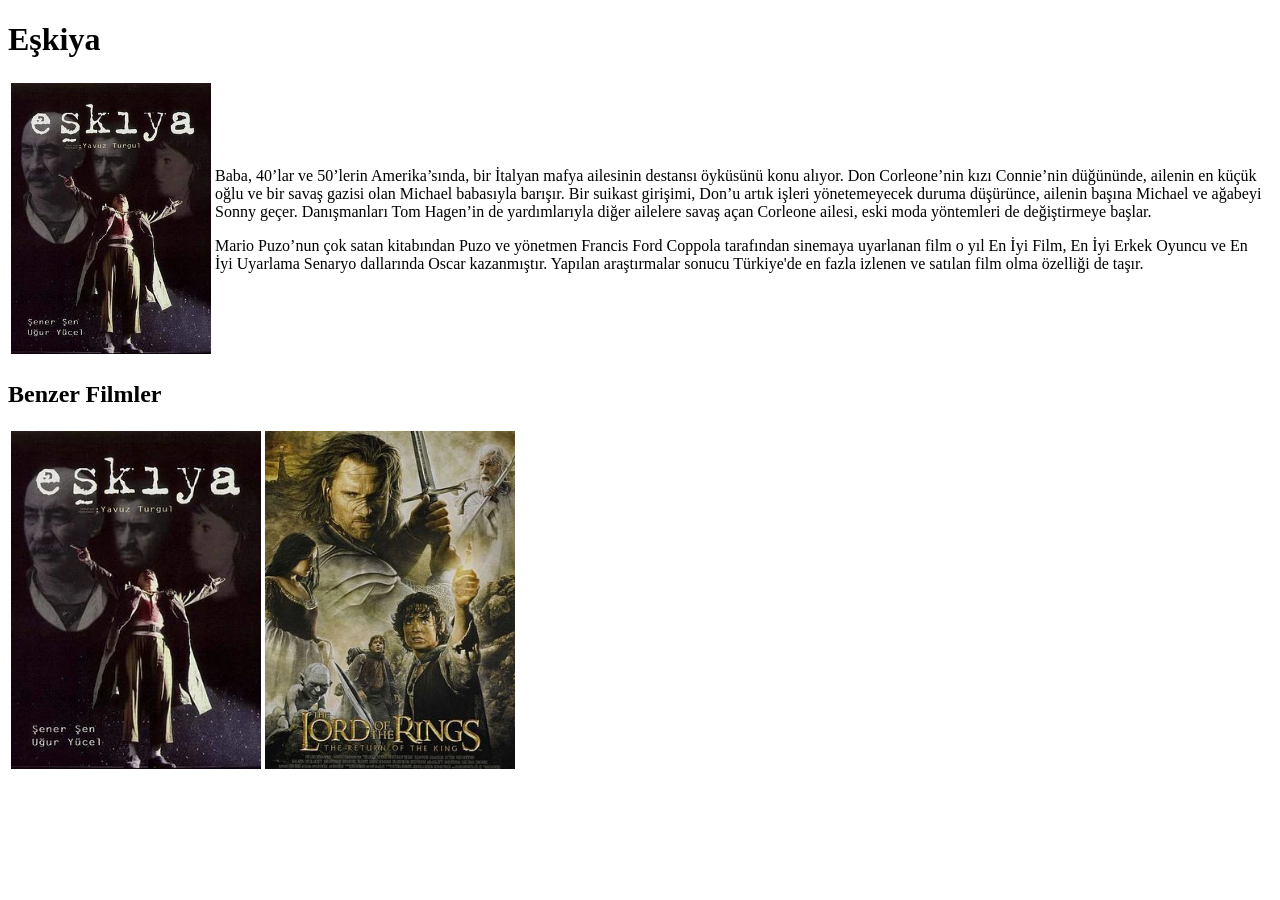
<file: Desktop/movie-app/uygulama/eskiya.html>
<!DOCTYPE html>
<html lang="en">
<head>
    <meta charset="UTF-8">
    <meta name="viewport" content="width=device-width, initial-scale=1.0">
    <title>Document</title>
</head>
<body>
    <h1>Eşkiya</h1>
    
    <table>
        <tr>
            <td><img src="images/eskiya.jpg" alt="" width="200px"></td>
            <td>
                <p>Baba, 40’lar ve 50’lerin Amerika’sında, bir İtalyan mafya ailesinin destansı öyküsünü konu alıyor. Don Corleone’nin kızı Connie’nin düğününde, ailenin en küçük oğlu ve bir savaş gazisi olan Michael babasıyla barışır. Bir suikast girişimi, Don’u artık işleri yönetemeyecek duruma düşürünce, ailenin başına Michael ve ağabeyi Sonny geçer. Danışmanları Tom Hagen’in de yardımlarıyla diğer ailelere savaş açan Corleone ailesi, eski moda yöntemleri de değiştirmeye başlar.</p>

                 <p>Mario Puzo’nun çok satan kitabından Puzo ve yönetmen Francis Ford Coppola tarafından sinemaya uyarlanan film o yıl En İyi Film, En İyi Erkek Oyuncu ve En İyi Uyarlama Senaryo dallarında Oscar kazanmıştır. Yapılan araştırmalar sonucu Türkiye'de en fazla izlenen ve satılan film olma özelliği de taşır.</p>
            </td>
        </tr>
    </table>

    <h2>Benzer Filmler</h2>
    <table>
        <tr>
            <td><img src="images/eskiya.jpg" alt="" width="250px"></td>
            <td><img src="images/yuzuklerin-efendisi.jpg" alt="" width="250px"></td>
        </tr>
    </table>
</body>
</html>
</file>
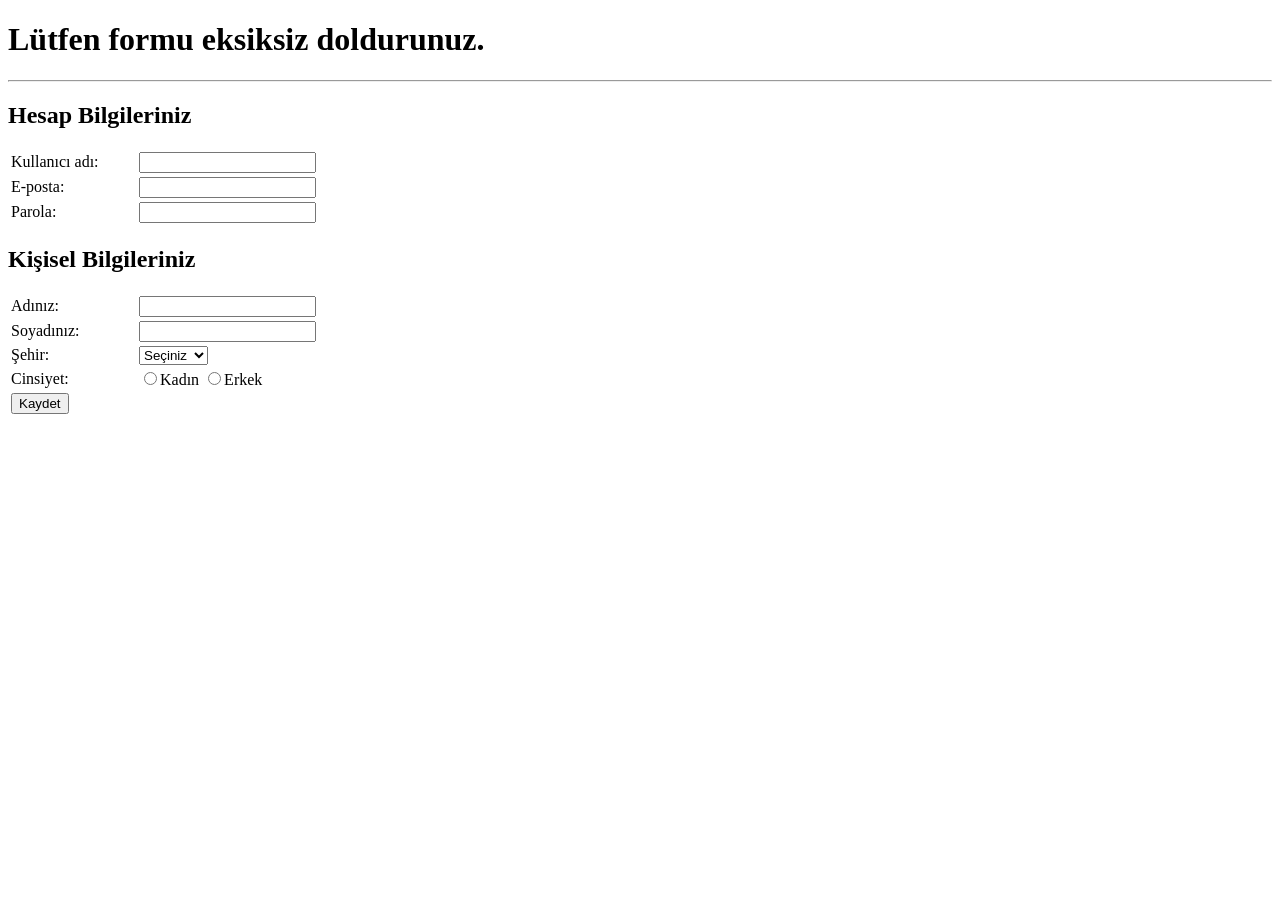
<file: Desktop/movie-app/uygulama/kayit-ol.html>
<!DOCTYPE html>
<html lang="en">
<head>
    <meta charset="UTF-8">
    <meta name="viewport" content="width=device-width, initial-scale=1.0">
    <title>Hemen Üye Ol!</title>
</head>
<body>
    <h1>Lütfen formu eksiksiz doldurunuz.</h1>

    <hr>

    <h2>Hesap Bilgileriniz</h2>

    <table>
        <tr>
            <td width="120px">
                <label for="username">Kullanıcı adı:</label>
            </td>
            <td></td>
            <td>
                <input type="text" name="username">
            </td>
        </tr>

        <tr>
            <td>
                <label for="e-posta">E-posta:</label>
            </td>
            <td></td>
            <td>
                <input type="email" name="e-posta" >
            </td>
        </tr>

        <tr>
            <td><label for="parola">Parola:</label></td>
            <td></td>
            <td>
                <input type="password" name="parola" >
            </td>
        </tr>
    </table>

    <h2>Kişisel Bilgileriniz</h2>

    <table>
        <tr>
            <td width="120px"><label for="name">Adınız:</label></td>
            <td></td>
            <td><input type="text" name="name" ></td>
        </tr>

        <tr>
            <td><label for="suname">Soyadınız:</label></td>
            <td></td>
            <td><input type="text" name="surname" ></td>
        </tr>

        <tr>
            <td><label for="sehir">Şehir:</label></td>
            <td></td>
            <td>
                <select id="sehir">
                    <option value="">Seçiniz</option>
                    <option value="">İstanbul</option>
                    <option value="">İzmir</option>
                </select>
            </td>
        </tr>

        <tr>
            <td><label for="cinsiyet">Cinsiyet:</label></td>
            <td></td>
            <td>
                <input type="radio" name="cinsiyet" >Kadın
                <input type="radio" name="cinsiyet" >Erkek
            </td>
        </tr>

        <tr>
            <td>
                <button type="submit">Kaydet</button>
            </td>
            <td></td>
            <td></td>
        </tr>
    </table>
</body>
</html>
</file>
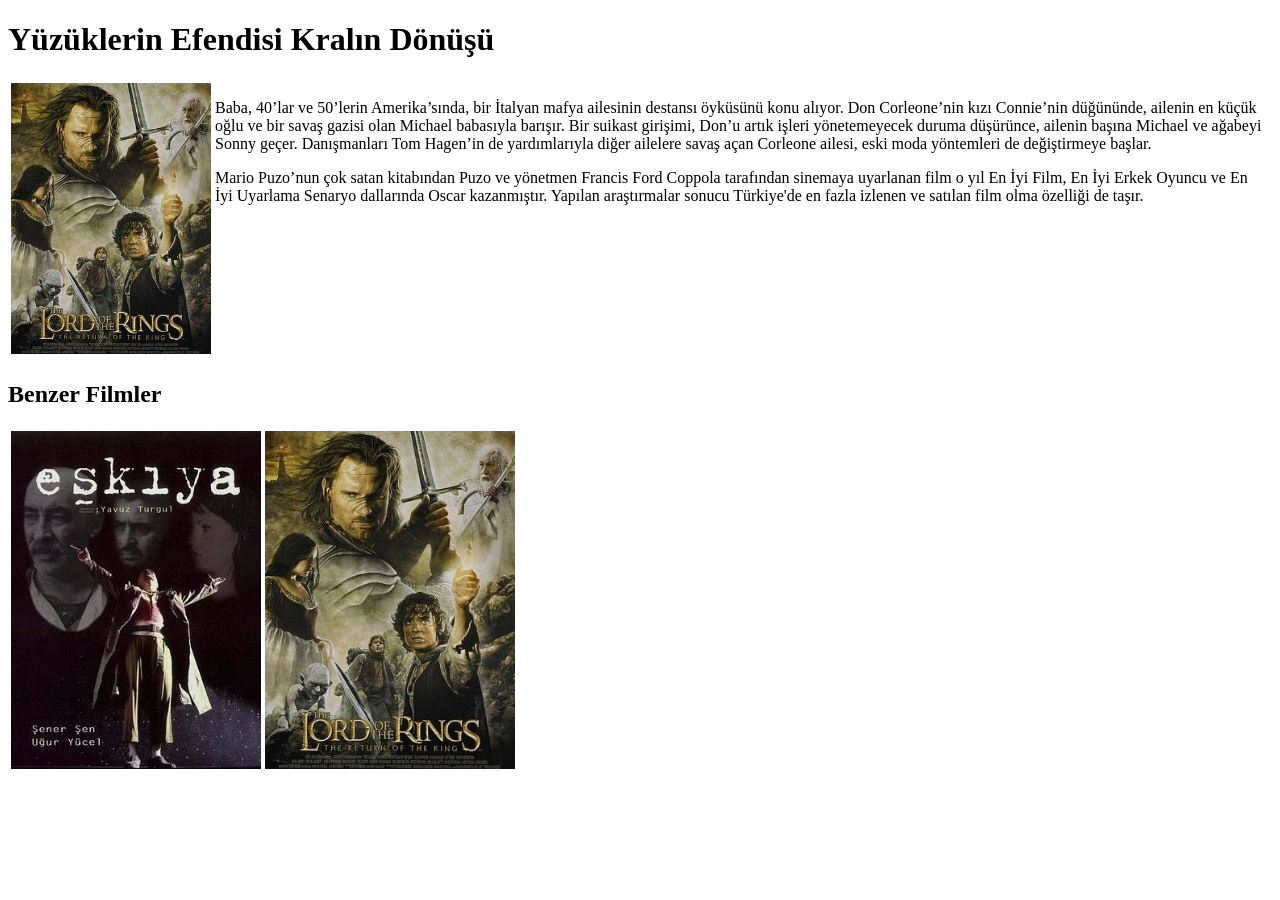
<file: Desktop/movie-app/uygulama/yuzuklerin-efendisi.html>
<!DOCTYPE html>
<html lang="en">
<head>
    <meta charset="UTF-8">
    <meta name="viewport" content="width=device-width, initial-scale=1.0">
    <title>Document</title>
</head>
<body>
    <h1>Yüzüklerin Efendisi Kralın Dönüşü</h1>
    
    <table>
        <tr>
            <td><img src="images/yuzuklerin-efendisi.jpg" alt="" width="200px"></td>
            <td style="vertical-align: top;">
                <p>Baba, 40’lar ve 50’lerin Amerika’sında, bir İtalyan mafya ailesinin destansı öyküsünü konu alıyor. Don Corleone’nin kızı Connie’nin düğününde, ailenin en küçük oğlu ve bir savaş gazisi olan Michael babasıyla barışır. Bir suikast girişimi, Don’u artık işleri yönetemeyecek duruma düşürünce, ailenin başına Michael ve ağabeyi Sonny geçer. Danışmanları Tom Hagen’in de yardımlarıyla diğer ailelere savaş açan Corleone ailesi, eski moda yöntemleri de değiştirmeye başlar.</p>

                 <p>Mario Puzo’nun çok satan kitabından Puzo ve yönetmen Francis Ford Coppola tarafından sinemaya uyarlanan film o yıl En İyi Film, En İyi Erkek Oyuncu ve En İyi Uyarlama Senaryo dallarında Oscar kazanmıştır. Yapılan araştırmalar sonucu Türkiye'de en fazla izlenen ve satılan film olma özelliği de taşır.</p>
            </td>
        </tr>
    </table>

    <h2>Benzer Filmler</h2>
    <table>
        <tr>
            <td><a href="eskiya.html"><img src="images/eskiya.jpg" alt="" width="250px"></a></td>
            <td><img src="images/yuzuklerin-efendisi.jpg" alt="" width="250px"></td>
        </tr>
    </table>
</body>
</html>
</file>
<file: Desktop/blog_tekrar_uygulamasi/blog_style.css>
/* ==========================================================
   WEB GÜNLÜĞÜ
   HTML + CSS TEKRAR UYGULAMASI
   ========================================================== */


/* ----------------------------------------------------------
   1. BOX-SIZING
   ---------------------------------------------------------- */

* {
    box-sizing: border-box;
}


/* ----------------------------------------------------------
   2. TARAYICI VARSAYILANLARINI DÜZENLEME
   ---------------------------------------------------------- */

html {
    scroll-behavior: smooth;
}

body {
    margin: 0;
    background-color: #fafafa;
    color: #222;
    font-family: Georgia, "Times New Roman", serif;
    line-height: 1.7;
}


/* ----------------------------------------------------------
   3. GENEL ELEMAN SEÇİCİLERİ
   ---------------------------------------------------------- */

a {
    color: #222;
    text-decoration: none;
}

a:hover {
    text-decoration: underline;
}

h1,
h2,
h3,
p {
    margin-top: 0;
}


/* ----------------------------------------------------------
   4. CLASS SELECTOR
   ---------------------------------------------------------- */

.container {
    width: 90%;
    max-width: 1100px;
    margin: 0 auto;
}


/* ----------------------------------------------------------
   HEADER
   ---------------------------------------------------------- */

.site-header {
    padding: 55px 0 45px 0;
    background-color: #ffffff;
    border-bottom: 1px solid #dddddd;
}

.site-title {
    margin-bottom: 5px;
    font-family: Arial, Helvetica, sans-serif;
    font-size: 34px;
    font-weight: bold;
    letter-spacing: 3px;
}

.site-description {
    margin-bottom: 0;
    color: #777;
}


/* ----------------------------------------------------------
   NAVIGATION
   ---------------------------------------------------------- */

.main-nav {
    background-color: #222;
}

.nav-content {
    display: flex;
    gap: 30px;
    min-height: 55px;
    align-items: center;
}

.main-nav a {
    color: white;
    font-family: Arial, Helvetica, sans-serif;
    font-size: 14px;
}

.main-nav a:hover {
    color: #dddddd;
}


/* ----------------------------------------------------------
   DUYURU
   ---------------------------------------------------------- */

.announcement {
    margin-top: 35px;
}


/* ----------------------------------------------------------
   ANA DÜZEN
   ---------------------------------------------------------- */

.layout {
    display: flex;
    gap: 45px;
    align-items: flex-start;
    margin-top: 30px;
}

.posts {
    width: 70%;
}

.sidebar {
    width: 30%;
}


/* ----------------------------------------------------------
   BLOG YAZISI
   ---------------------------------------------------------- */

.post {
    padding-bottom: 45px;
    margin-bottom: 45px;
    border-bottom: 1px solid #dddddd;
}

.post-category {
    margin-bottom: 8px;
    color: #777;
    font-family: Arial, Helvetica, sans-serif;
    font-size: 12px;
    font-weight: bold;
    letter-spacing: 2px;
    text-transform: uppercase;
}

.post h1,
.post h2 {
    margin-bottom: 8px;
    font-size: 34px;
    line-height: 1.2;
}

.post-meta {
    margin-bottom: 25px;
    color: #888;
    font-family: Arial, Helvetica, sans-serif;
    font-size: 13px;
}


/* ----------------------------------------------------------
   SAHTE GÖRSEL ALANI
   Görsel dosyası gerektirmeden tasarım oluşturuyoruz.
   ---------------------------------------------------------- */

.fake-image {
    display: flex;
    width: 100%;
    height: 250px;
    margin-bottom: 25px;
    align-items: center;
    justify-content: center;
    background-color: #e8e8e8;
    border: 1px solid #d0d0d0;
    color: #555;
    font-family: Arial, Helvetica, sans-serif;
    font-size: 28px;
    font-weight: bold;
    letter-spacing: 4px;
}

.image-html {
    background-color: #f0e3d8;
}

.image-css {
    background-color: #e1e8f0;
}

.image-box {
    background-color: #e8e4ed;
}


/* ----------------------------------------------------------
   READ MORE
   ---------------------------------------------------------- */

.read-more {
    display: inline-block;
    margin-top: 5px;
    font-family: Arial, Helvetica, sans-serif;
    font-size: 14px;
    font-weight: bold;
}


/* ----------------------------------------------------------
   SIDEBAR
   ---------------------------------------------------------- */

.sidebar-box {
    padding: 25px;
    margin-bottom: 25px;
    border-top: 3px solid #222;
    background-color: #f3f3f3;
}

.sidebar-box h2 {
    margin-bottom: 20px;
    font-family: Arial, Helvetica, sans-serif;
    font-size: 19px;
}

.profile-circle {
    display: flex;
    width: 80px;
    height: 80px;
    margin-bottom: 18px;
    align-items: center;
    justify-content: center;
    border: 2px solid #222;
    border-radius: 50%;
    background-color: white;
    font-family: Arial, Helvetica, sans-serif;
    font-weight: bold;
}


/* ----------------------------------------------------------
   LISTELER
   ---------------------------------------------------------- */

.category-list,
.recent-posts {
    margin: 0;
    padding-left: 20px;
}

.category-list li,
.recent-posts li {
    margin-bottom: 8px;
}

.category-list span {
    color: #888;
}


/* ----------------------------------------------------------
   ID SELECTOR
   Örnek: id'si hakkimda olan bölüme özel davranış
   ---------------------------------------------------------- */

#hakkimda {
    border-top-width: 5px;
}


/* ----------------------------------------------------------
   CONTENT BOX
   ---------------------------------------------------------- */

.content-box {
    width: 100%;
    padding: 30px;
    margin: 40px 0;
    border: 1px solid #dddddd;
    background-color: white;
}

.content-box h2 {
    margin-bottom: 25px;
    font-size: 25px;
}


/* ----------------------------------------------------------
   TABLE
   ---------------------------------------------------------- */

table {
    width: 100%;
    border-collapse: collapse;
}

th,
td {
    padding: 12px;
    border: 1px solid #cccccc;
    text-align: left;
}

th {
    background-color: #eeeeee;
    font-family: Arial, Helvetica, sans-serif;
}


/* ----------------------------------------------------------
   FORM
   ---------------------------------------------------------- */

.contact-box {
    max-width: 750px;
}

label {
    display: block;
    margin: 15px 0 6px 0;
    font-family: Arial, Helvetica, sans-serif;
    font-size: 14px;
    font-weight: bold;
}

input,
textarea {
    width: 100%;
    padding: 12px;
    border: 1px solid #bbbbbb;
    border-radius: 0;
    background-color: #fff;
    font-family: Arial, Helvetica, sans-serif;
    font-size: 15px;
}

textarea {
    resize: vertical;
}

button {
    margin-top: 18px;
    padding: 12px 25px;
    border: 1px solid #222;
    background-color: #222;
    color: white;
    cursor: pointer;
    font-family: Arial, Helvetica, sans-serif;
}

button:hover {
    background-color: #555;
}


/* ----------------------------------------------------------
   FOOTER
   ---------------------------------------------------------- */

.site-footer {
    margin-top: 60px;
    padding: 30px 0;
    background-color: #222;
    color: white;
    font-family: Arial, Helvetica, sans-serif;
    font-size: 13px;
}

.footer-content {
    display: flex;
    align-items: center;
    justify-content: space-between;
}

.footer-content p {
    margin-bottom: 0;
}

.footer-content a {
    color: white;
}


/* ----------------------------------------------------------
   RESPONSIVE
   ---------------------------------------------------------- */

@media (max-width: 800px) {

    .layout {
        display: block;
    }

    .posts,
    .sidebar {
        width: 100%;
    }

    .sidebar {
        margin-top: 20px;
    }

    .nav-content {
        flex-wrap: wrap;
        padding: 12px 0;
        gap: 15px;
    }

    .post h1,
    .post h2 {
        font-size: 28px;
    }

    .fake-image {
        height: 180px;
    }

    .footer-content {
        display: block;
    }
}
</file>
<file: Desktop/blog_uygulama/blog_style.css>
* {
    box-sizing: border-box;
}

html {
    scroll-behavior: smooth;
}

body {
    margin: 0;
    background-color: #fafafa;
    color: #222;
    font-family: Georgia, 'Times New Roman', Times, serif;
    line-height: 1.7;
}

a {
    color: #222;
    text-decoration: none;
}

a:hover {
    text-decoration: underline;
}

h1,h2,h3,p {margin-top: 0;}

.container {
    width: 90%;
    max-width: 1100px;
    margin: 0 auto;
}
/* 
------------------------
Header
------------------------
*/

.site-header {
    padding: 55px 0px 45px 0px;
    background-color: #fff;
    border-bottom: 1px solid #ddd;
}

.site-title {
    margin-bottom: 5px;
    font-family: Arial, Helvetica, sans-serif;
    font-size: 34px;
    font-weight: bold;
    letter-spacing: 3px;
}

.site-description {
    margin-bottom: 0;
    color: #777;
}

/* 
-----------------------
Navigation
----------------------- 
*/

.main-nav {
    background-color: #222;
}

.nav-content {
    display: flex;
    gap: 30px;
    min-height: 55px;
    align-items: center;
}

.main-nav a {
    color: #fff;
    font-size: 14px;
}

.main-nav a:hover{
    color: #ddd;
}


.announcement {
    margin-top: 35px;
}

/* ---------------------
Ana düzen
--------------------- */

.layout {
    display: flex;
    gap: 45px;
    align-items: flex-start;
    margin-top: 30px;
}

.posts {
    width: 70%;
}

.sidebar{
    width: 30%;
}

/* 
------------------
Blog Yazıları
------------------
  */

.post{
    padding-bottom: 45px;
    margin-bottom: 45px;
    border-bottom: 1px solid #ddd;
}

.post-category {
    margin-bottom: 8px;
    color: #777;
    font-family: Arial, Helvetica, sans-serif;
    font-size: 12px;
    font-weight: bold;
    letter-spacing: 2px;
    text-transform: uppercase;
}

.post h1,h2 {
    margin-bottom: 8px;
    font-size: 34px;
    line-height: 1.2;
}

.post-meta {
    margin-bottom: 25px;
    color: #888;
    font-family: Arial, Helvetica, sans-serif;
    font-size: 13px;
}
/* 
-------------
listeler
------------- */

.category-list {
    margin: 0;
    padding-left: 20px;

}

.category-list li {
    margin-bottom: 8px;
}

.category-list span {color: #888;}

#hakkimda {
    border-top-width:5px ;
}
</file>
<file: Desktop/css_atolyesi/uygulama_style.css>
/* genel sayfa görünümü */
body {
    background-color: #f3f3f3;
    color: #222;
    margin: 0;
    padding: 20px;
}

header {
    background-color: #dceeff;
    padding: 20px;
    border: 1px solid #a9c8e8;
}

h1 {
    margin-top: 0;
}

/* Combinators:header içindeki p ögeler */
header p {
    color: #34495e;
}

nav a {
    display: inline-block;
    padding: 8px;
    margin-right: 12px;
    color: #174a7e;
    text-decoration: none;
}

nav a:hover {
    color: #dceeff;
    background-color: #174a7e;
    border: 2px solid #dceeff;
}

main {
    background-color: #fff;
    padding: 20px;
    margin-top: 16px;
    border: 2px solid #d1d1e0;
}

section {
    margin-bottom: 28px;
}

.kart {
    background-color: #fafafa;
    border: 1px solid #ccc;
    padding: 14px;
    margin-bottom: 12px;
}

/* combinators:kartın içindeki h3 başlığı */
.kart h3 {
    color: #174a7e;
}

.kart:first-of-type{
    border-left: 5px solid #2878b5;
}

/* Pseudo element */
.duyuru h2::before {
    content: "\261D";
    padding: 5px;
}

.gizli-ornek {
    display: none;
}

.gorunmez-ornek {
    visibility: hidden;
}

.not {
    color: #555;
    border-left: 3px solid #999;
    padding-left: 10px;
}

footer {
    margin-top: 16px;
    padding: 12px;
    background-color: #e6e6e6;
    text-align: center;
    font-size: 20px;
}
</file>
